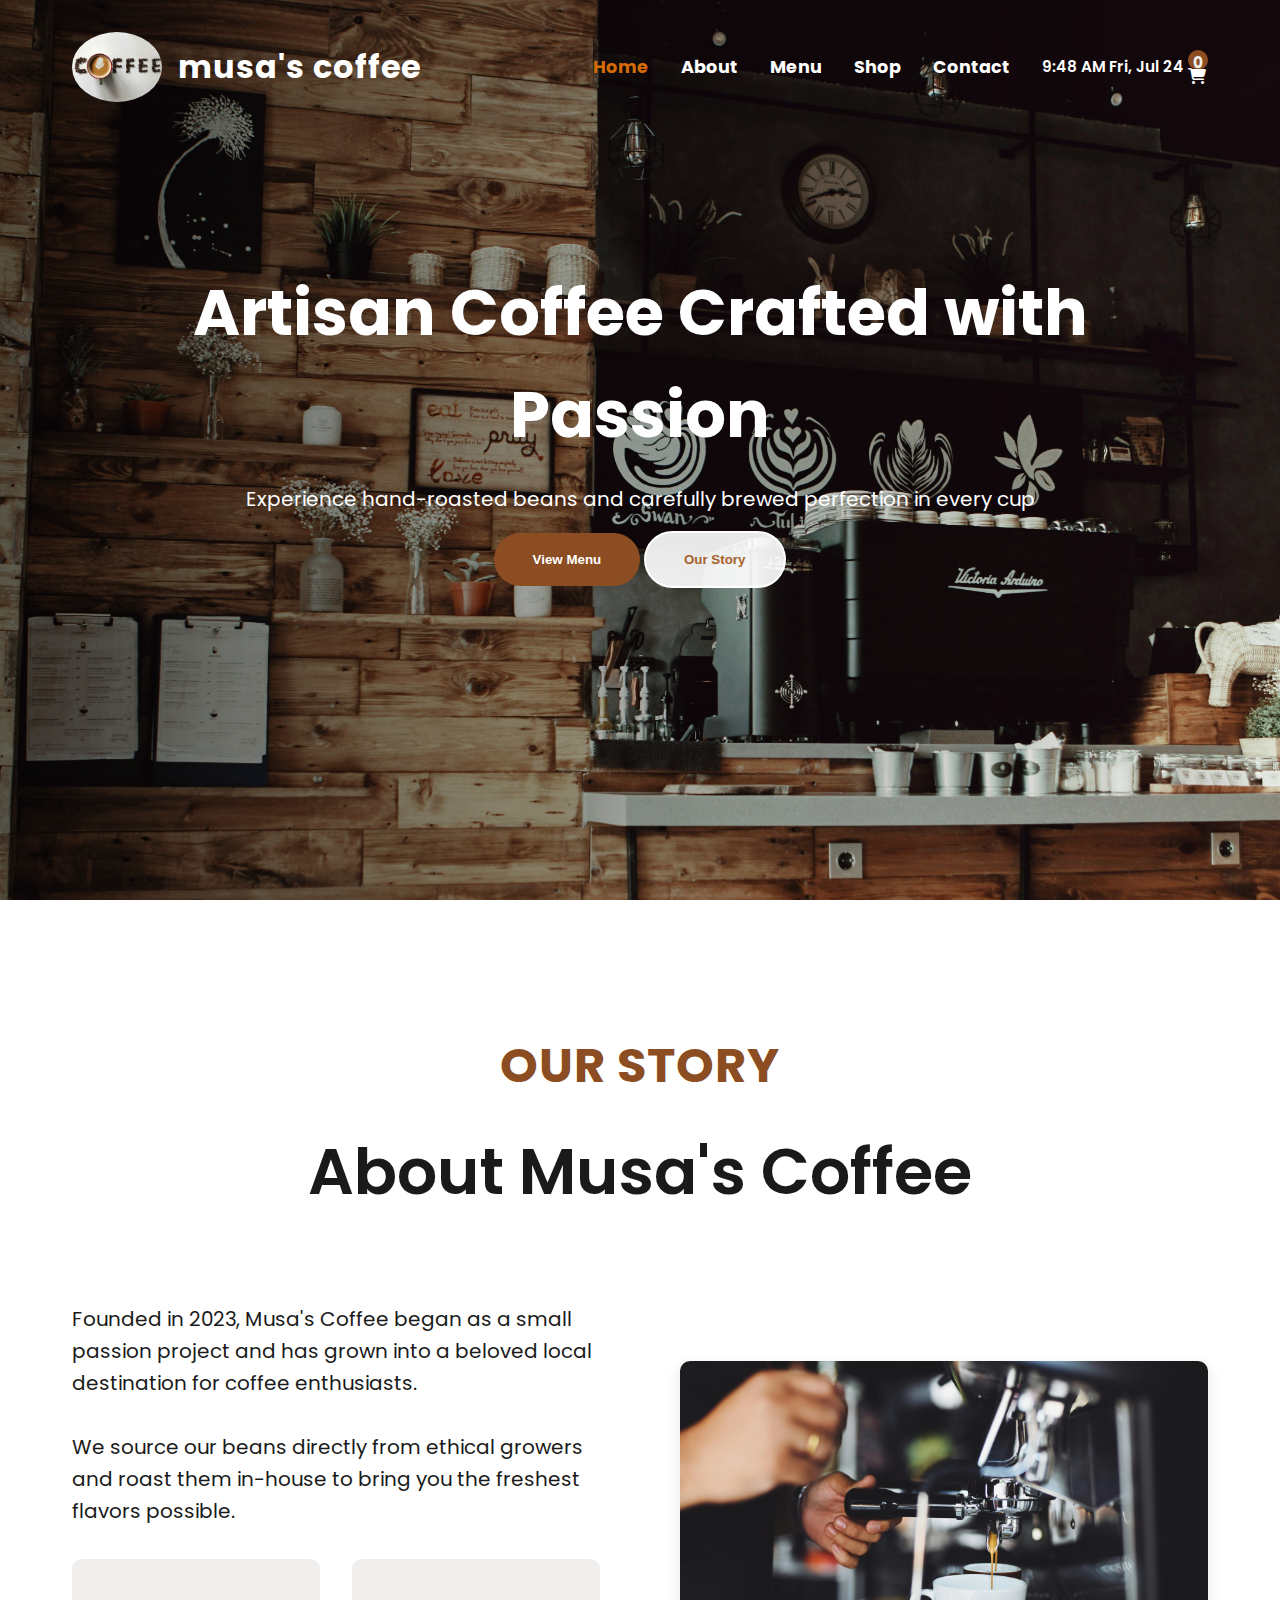
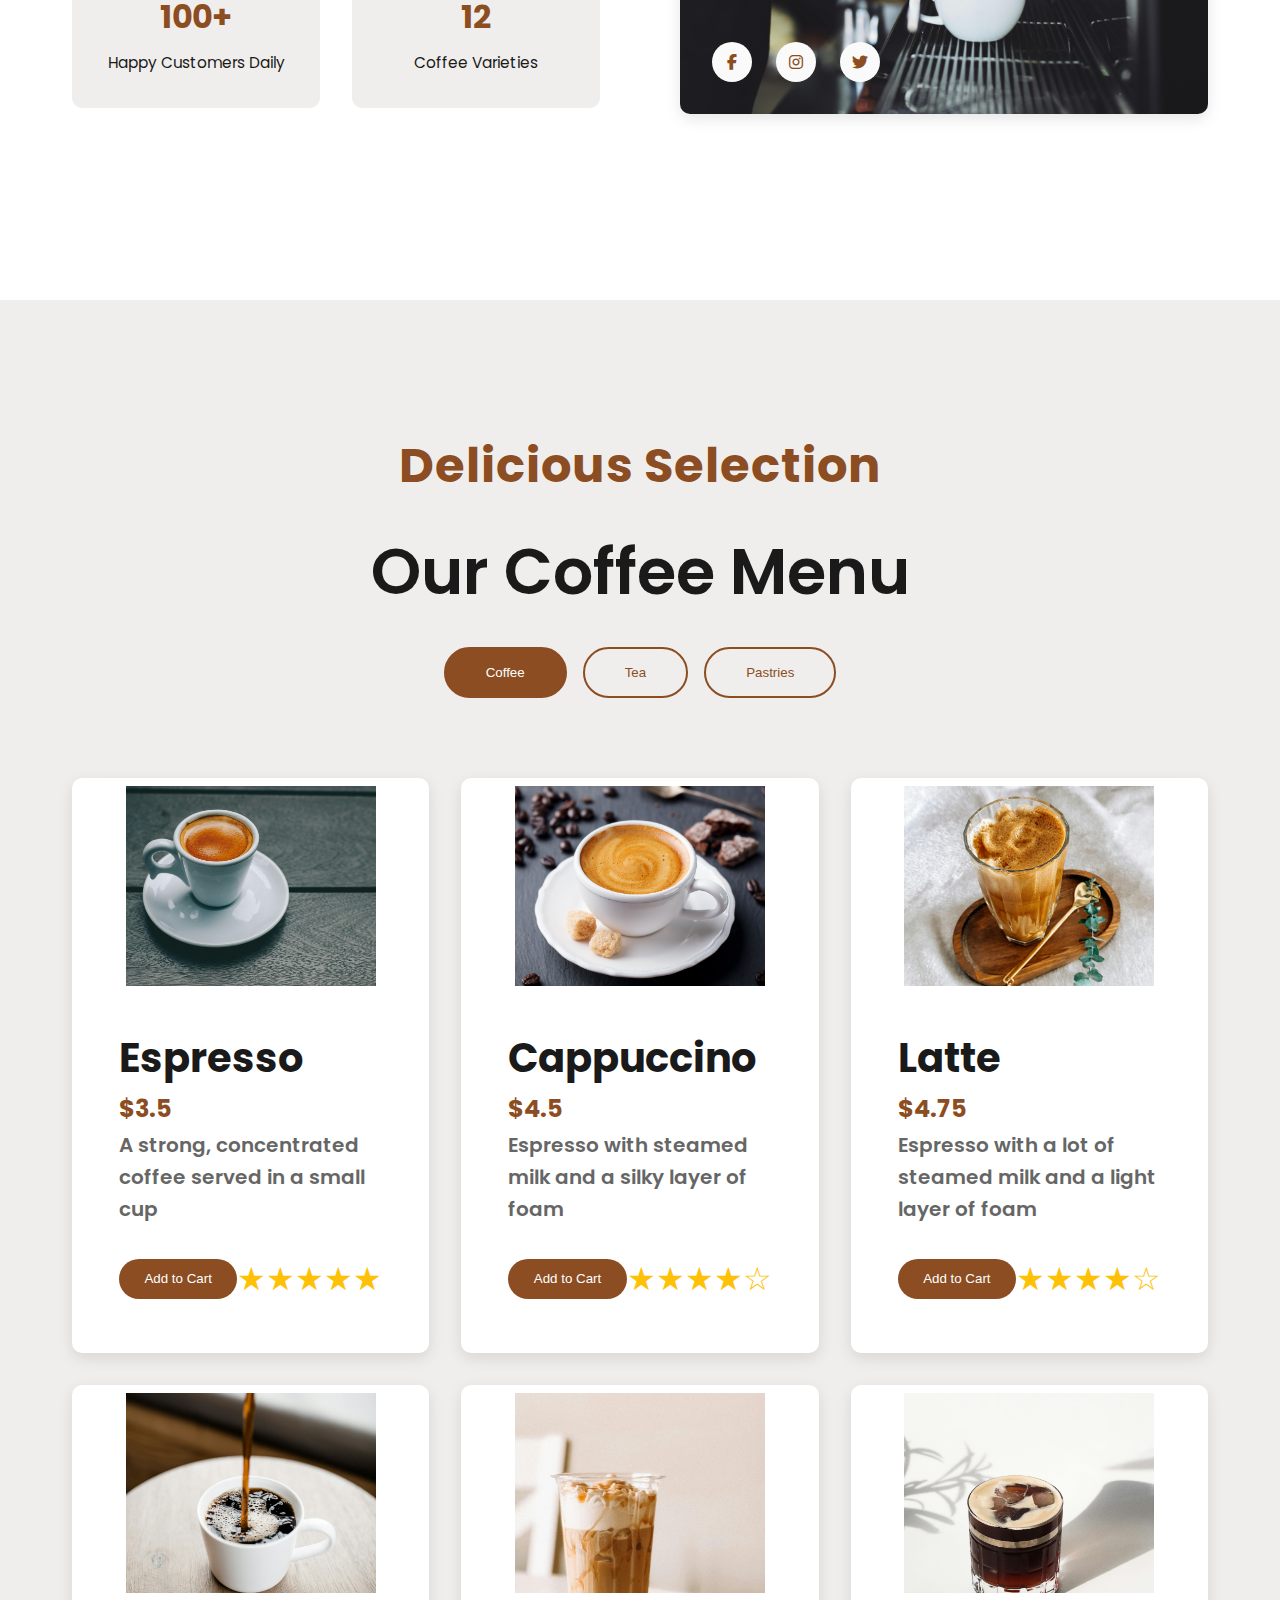
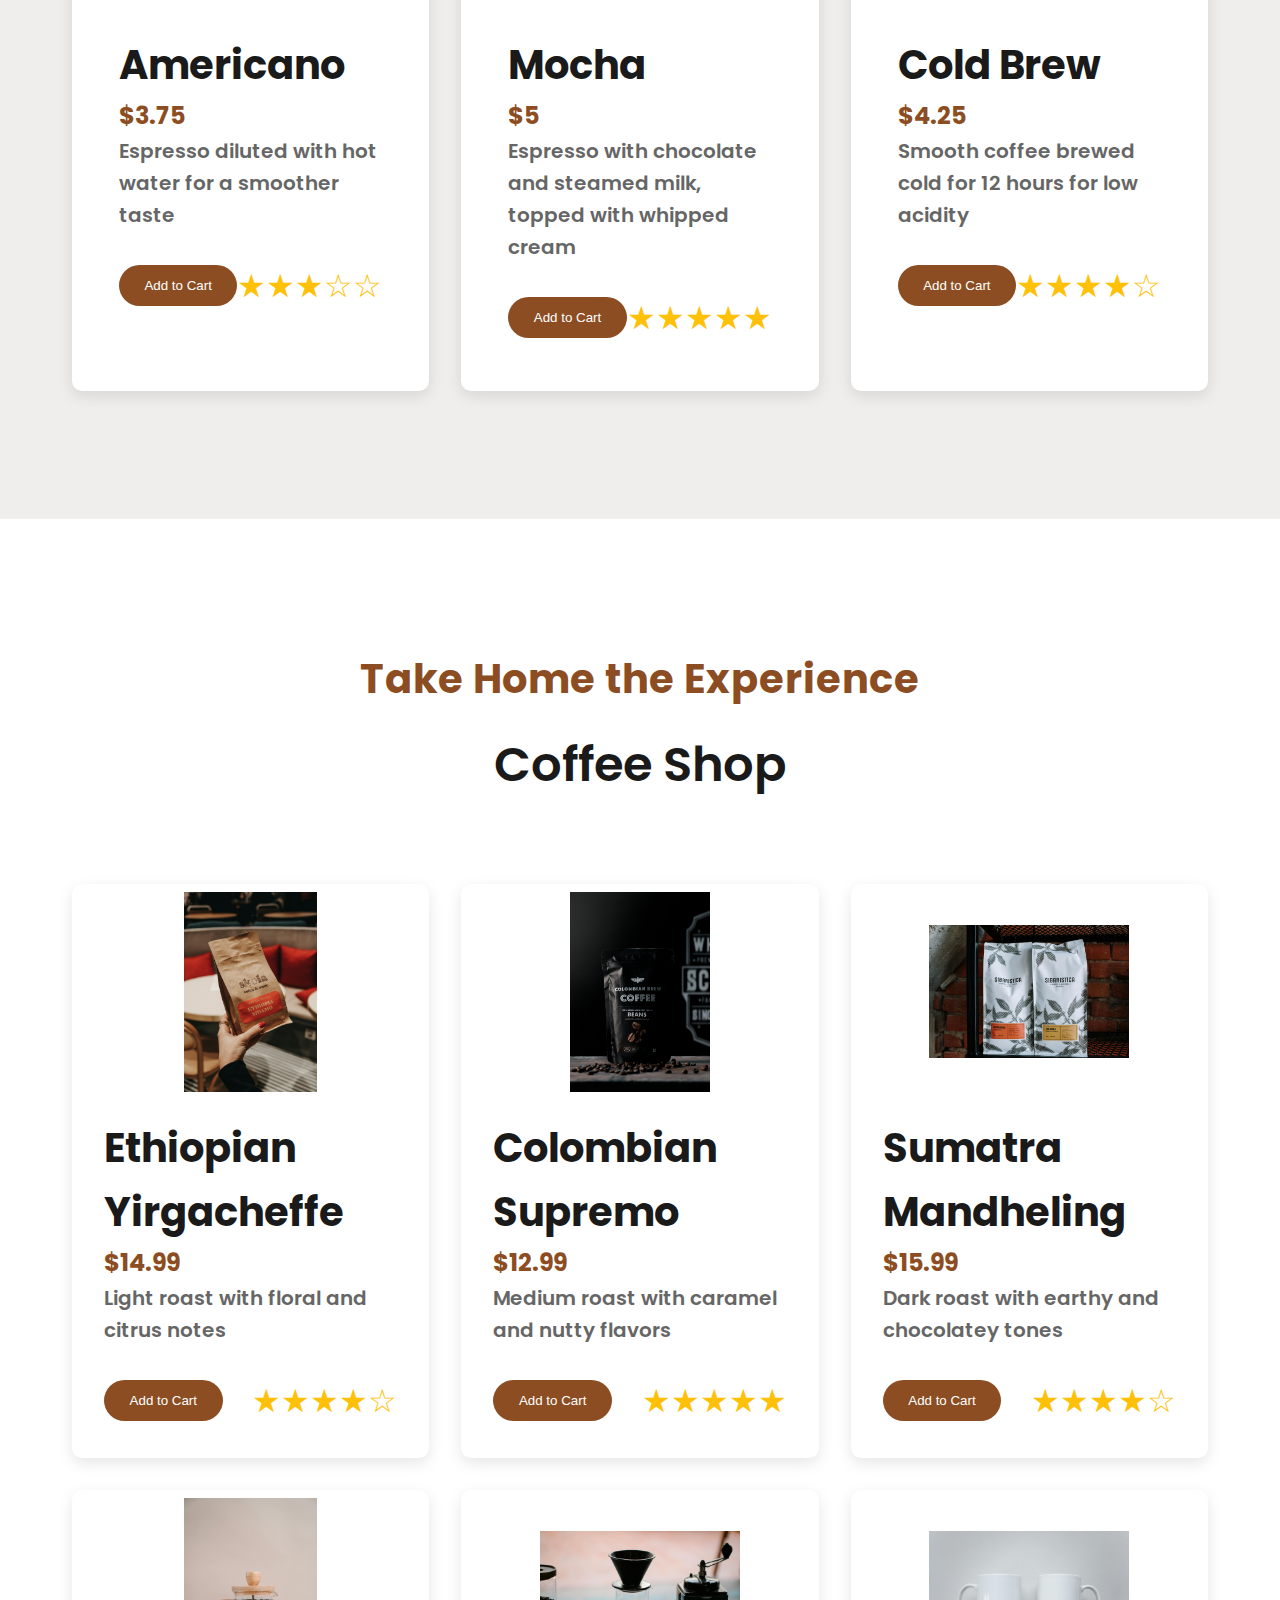
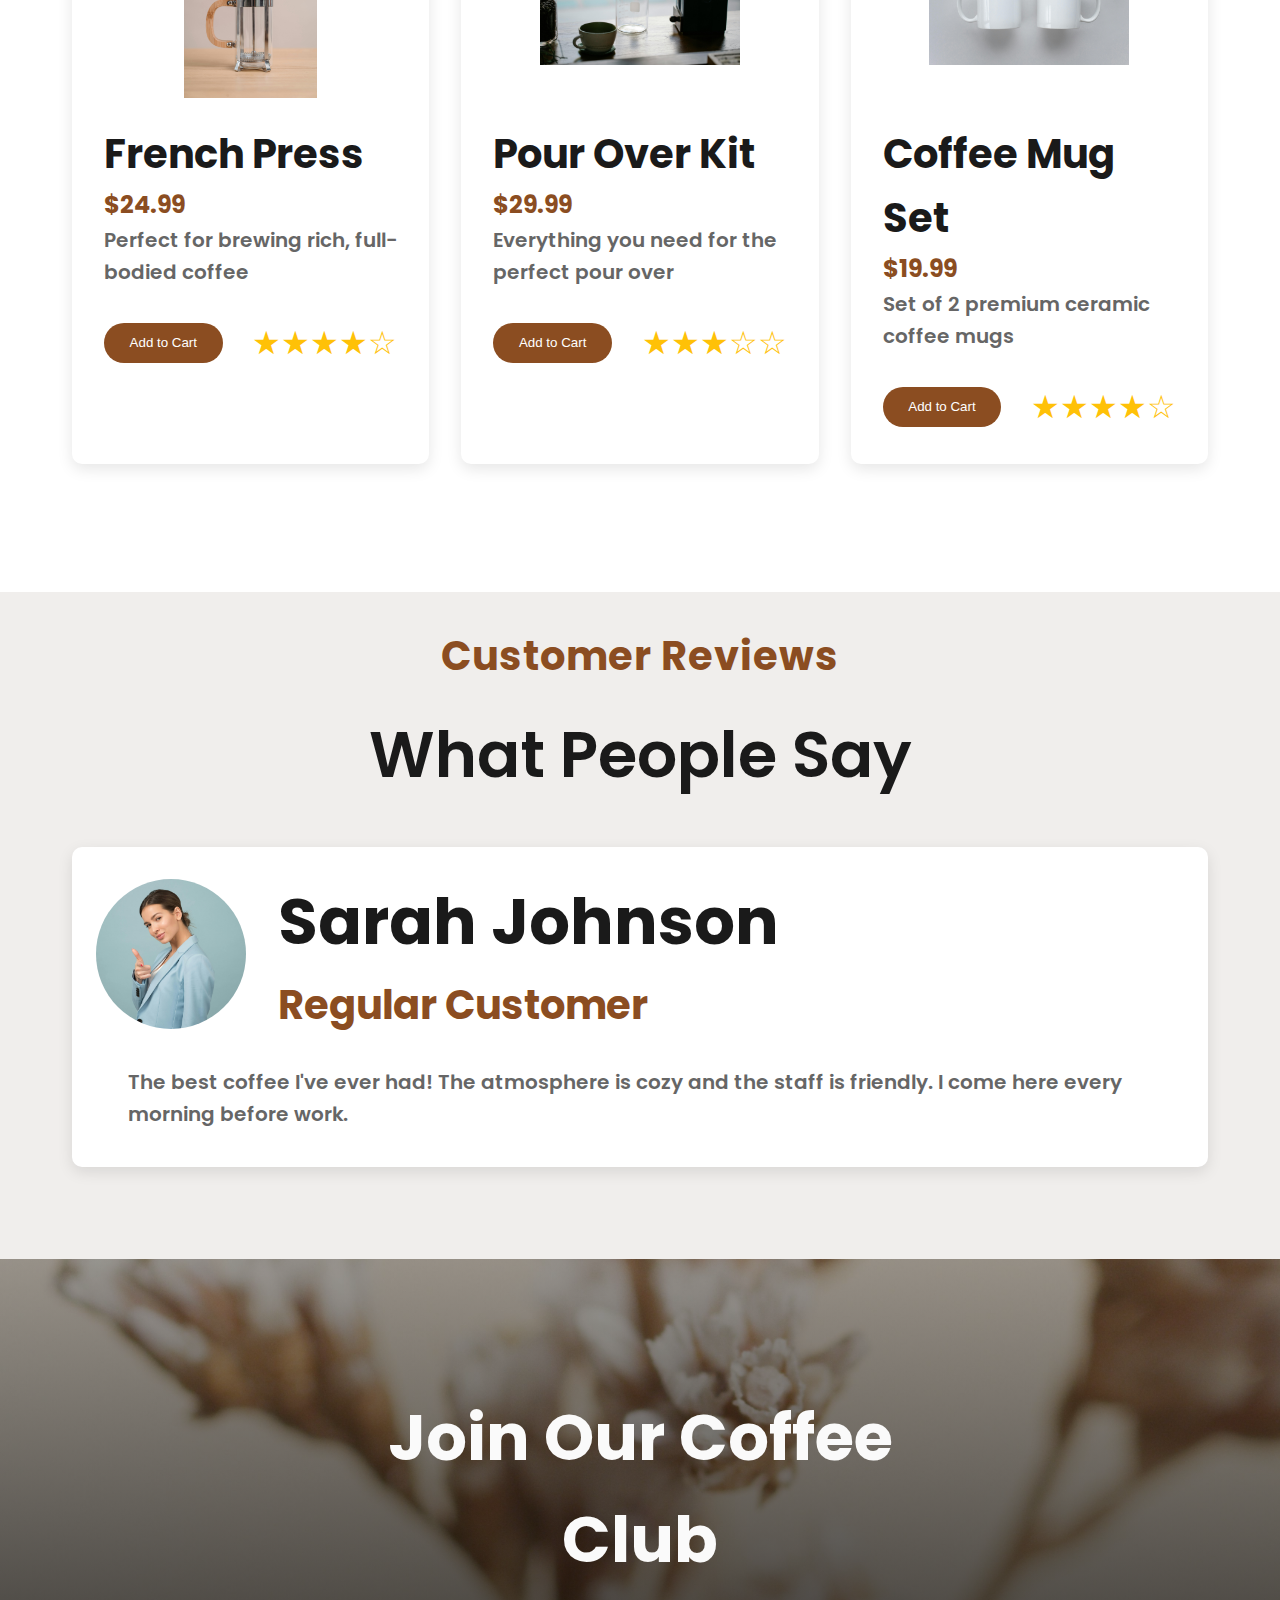
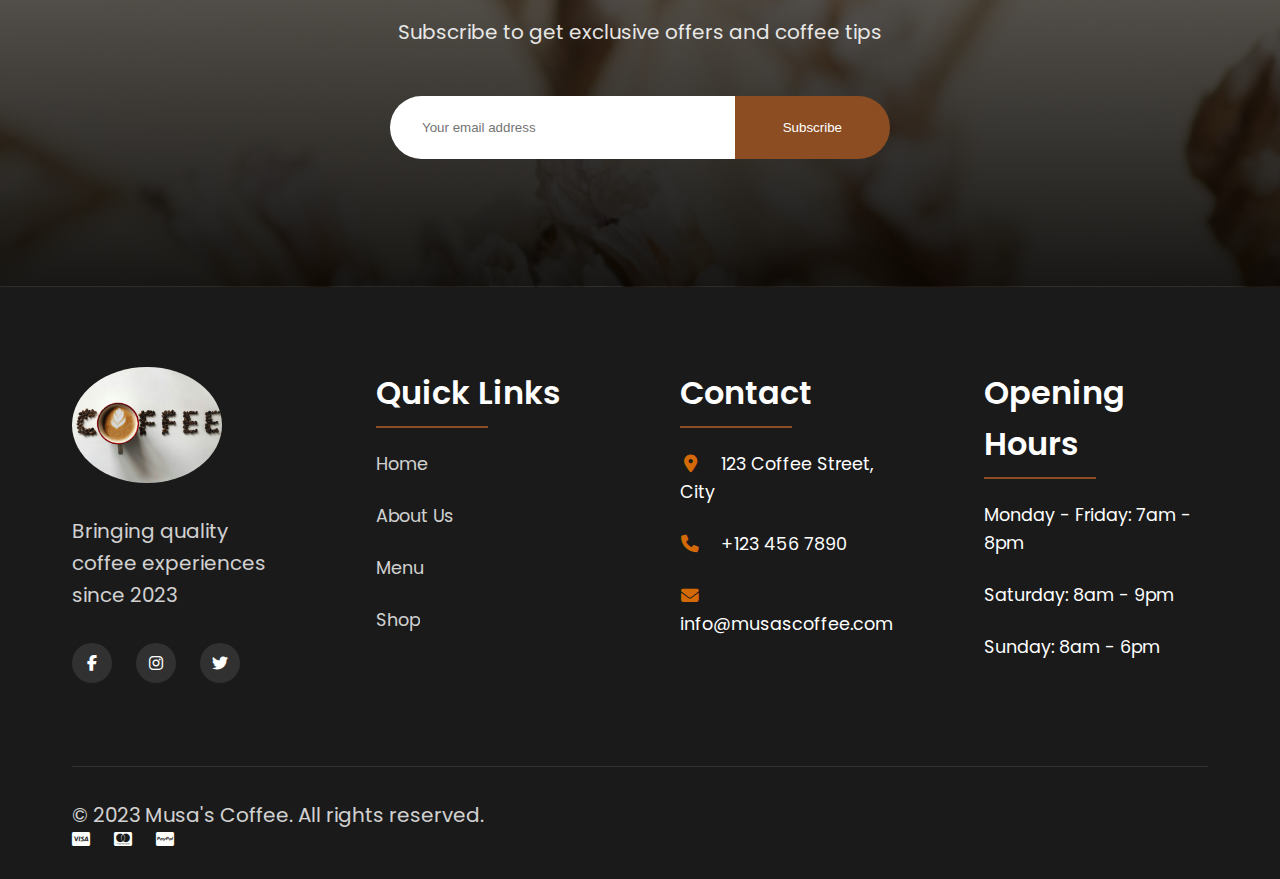
<file: index.html>
<!DOCTYPE html>
<html lang="en">
<head>
  <meta charset="UTF-8" />
  <meta name="viewport" content="width=device-width, initial-scale=1.0"/>
  <title>Musa's Artisan Coffee | Premium Coffee Experience</title>

  <!-- PAGE ICON -->
  <link rel="icon" href="./image/icon.jpg" type="image/x-icon" />

  <!-- FONTS -->
  <link rel="preconnect" href="https://fonts.googleapis.com" />
  <link rel="preconnect" href="https://fonts.gstatic.com" crossorigin />
  <link href="https://fonts.googleapis.com/css2?family=Poppins:wght@300;400;500;600;700&display=swap" rel="stylesheet" />
  <link rel="stylesheet" href="https://cdnjs.cloudflare.com/ajax/libs/font-awesome/6.5.2/css/all.min.css" />

  <!-- CSS -->
  <link rel="stylesheet" href="style.css" />
</head>
<body>
  <!-- LODING SCREEN -->
  <div class="loading-screen">
    <div class="coffee-cup">
      <div class="steam steam1"></div>
      <div class="steam steam2"></div>
      <div class="steam steam3"></div>
    </div>
  </div>

  <header class="header" aria-label="header" id="Home">
    <!-- NAVIGATION -->
    <nav class="navbar" id="navBar">
      <div class="container">
        <a href="#" class="logo">
          <img src="./image/logo.jpg" alt="" />
          <span>musa's coffee</span>
        </a>

        <div class="nav-links" id="navLinks">
          <ul>
            <li class="nav-link"><a href="#home">Home</a></li>
            <li class="nav-link"><a href="#about">About</a></li>
            <li class="nav-link"><a href="#menu">Menu</a></li>
            <li class="nav-link"><a href="#shop">Shop</a></li>
            <li class="nav-link"><a href="#contact">Contact</a></li>
          </ul>

       <div class="utility-nav">
  <div class="current-time">
    <span id="current-time"></span>
              <span id="current-date"></span>
            </div>
            <div class="cart-icon" id="cartIcon">
              <span class="cart-count">0</span>
           
                <i class="fas fa-shopping-cart"></i>
           
            </div>
          </div>


          <button class="close-btn" id="closeBtn">
            <i class="fas fa-times"></i>
          </button>
        </div>

        <button class="open-btn" id="openBtn">
          <i class="fas fa-bars"></i>
        </button>
      </div>
    </nav>

    <!-- HERO SECTION -->
    <section class="hero" id="home">
      <div class="container">
        <div class="hero-content">
          <h1>Artisan Coffee Crafted with Passion</h1>
          <p>Experience hand-roasted beans and carefully brewed perfection in every cup</p>
        </div>
        <div class="hero-buttons">
          <a href="#menu"><button class="btn primary-btn">View Menu</button></a>
          <a href="#about"><button class="btn secondary-btn">Our Story</button></a>
        </div>
      </div>
    </section>
  </header>
  <!-- ABOUT SECTION -->
<main>
  <section class="about-section" aria-label="about" id="about">
    <div class="container">
      <div class="section-header">
        <h2 class="subtitle">OUR STORY</h2>
        <h1 class="section-title"> About Musa's Coffee</h1>
      </div>
      <div class="about-content">
        <div class="about-text">
          <p>Founded in 2023, Musa's Coffee began as a small passion project and has grown into a beloved local destination for coffee enthusiasts.</p>
          <p>We source our beans directly from ethical growers and roast them in-house to bring you the freshest flavors possible.</p>
        
                <div class="about-stats">
           <div class="stat">
                <span class="stat-number">100+</span>
                <span class="stat-label">Happy Customers Daily</span>
              </div>
           <div class="stat">
                <span class="stat-number">12</span>
                <span class="stat-label">Coffee Varieties</span>
              </div>
            </div>
        </div>
  
            <div class="about-image">
              <img src="./image/coffee-machine.jpg" alt="Coffee preparation">
              <div class="social-links">
              <a href="#" aria-label="Facebook"><i class="fab fa-facebook-f"></i></a>
                  <a href="#" aria-label="Instagram"><i class="fab fa-instagram"></i></a>
                  <a href="#" aria-label="Twitter"><i class="fab fa-twitter"></i></a>
              </div>
      </div>
      </div>
    </div>
  </section>
  <!-- MENU SECTION --> 
   <section class="menu-section" aria-label="menu"id="menu">
    <div class="container">

        <div class="section-header">
          <h2 class="subtitle">Delicious Selection</h2>
          <h1 class="section-title">Our Coffee Menu</h1>
      
        <div class="menu-tabs">
          <button class="tab-btn active"data-category='coffee'>Coffee</button>
          <button class="tab-btn "data-category='tea'>Tea</button>
          <button class="tab-btn "data-category="pastries">Pastries</button>
        </div>
      </div>
      <div class="menu-items">
         <!-- MENU ITEM WILL BE GENRATED FORM JS -->

       </div>
    </div>
   </section>

   <!-- SHOP SECTION -->
    <section class="shop-section" aria-label="shop"id="shop">
      <div class="container">
        <div class="section-header">
          <h3 class="subtitle">Take Home the Experience</h3>
          <h2 class="section-title">Coffee Shop</h2>
        </div>
        <div class="products">
          <!-- The shop item will be gentread form js -->
        </div>
      </div>
    </section>
<section class="review-section" aria-label="review">
  <div class="container">
    <div class="section-header">
      <h3 class="subtitle">Customer Reviews</h3>
      <h1 class="section-title">What People Say</h1>
    </div>
    <div class="reviews-item">
      <!-- WILL BE GENREATED VIA JS -->
    </div>
  </div>
</section>

<!-- Subscribe section -->
 <section class="subscribe-section"aria-label="Subscribe" id="contact">
  <div class="container">
    <div class="subscribe-content">
      <h1>Join Our Coffee Club</h1>
      <p>Subscribe to get exclusive offers and coffee tips</p>
      <form class="subscribe-form">
        <input type="email" placeholder="Your email address" required>
        <button type="submit" class="btn primary-btn">Subscribe</button> 
      </form>
    </div>
  </div>
 </section>
</main>
<!-- cart side bar section -->
<aside>
  <div class="cart-sidebar">
    <div class="cart-header">
      <h3>Your Cart <i class="fas fa-shopping-cart"></i></h3>
      <button class="close-cart" id="closeCart">
        <i class="fas fa-times"></i>
      </button>
    </div>
    <div class="cart-items">
      <!-- Cart items will be loaded via JavaScript -->
    </div>
    <div class="cart-total">
      <p>Total: <span id="cartTotal">$0.00</span></p>
       <button class="btn primary-btn">Proceed to Checkout</button>
    </div>
  </div>
</aside>

<footer class="footer">
  <div class="container">
    <div class="footer-content">
        <div class="footer-col">
          <img src="./image/logo.jpg"alt="Musa's Coffee Logo" class="footer-logo">
          <p>Bringing quality coffee experiences since 2023</p>
          <div class="footer-social">
            <a href="#" aria-label="Facebook"><i class="fab fa-facebook-f"></i></a>
            <a href="#" aria-label="Instagram"><i class="fab fa-instagram"></i></a>
            <a href="#" aria-label="Twitter"><i class="fab fa-twitter"></i></a>
          </div>
        </div>
         <div class="footer-col">
          <h4>Quick Links</h4>
          <ul>
            <li><a href="#home">Home</a></li>
            <li><a href="#about">About Us</a></li>
            <li><a href="#menu">Menu</a></li>
            <li><a href="#shop">Shop</a></li>
          </ul>
        </div>
        <div class="footer-col">
          <h4>Contact</h4>
          <ul>
            <li><i class="fas fa-map-marker-alt"></i> 123 Coffee Street, City</li>
            <li><i class="fas fa-phone"></i> +123 456 7890</li>
            <li><i class="fas fa-envelope"></i> info@musascoffee.com</li>
          </ul>
        </div>
        
        <div class="footer-col">
          <h4>Opening Hours</h4>
          <ul>
            <li>Monday - Friday: 7am - 8pm</li>
            <li>Saturday: 8am - 9pm</li>
            <li>Sunday: 8am - 6pm</li>
          </ul>
        </div>
      </div>
      
      <div class="footer-bottom">
        <p>&copy; 2023 Musa's Coffee. All rights reserved.</p>
        <div class="payment-methods">
          <i class="fab fa-cc-visa"></i>
          <i class="fab fa-cc-mastercard"></i>
          <i class="fab fa-cc-paypal"></i>
        </div>
      </div>
    </div>
  </div>
</footer>

<!-- Back to Top Button -->
  <a href="#home" class="back-to-top" id="backToTop">
    <i class="fas fa-arrow-up"></i>
  </a>

  <!-- JAVASCRIPT -->
  <script src="script.js"></script>
</body>
</html>
</file>
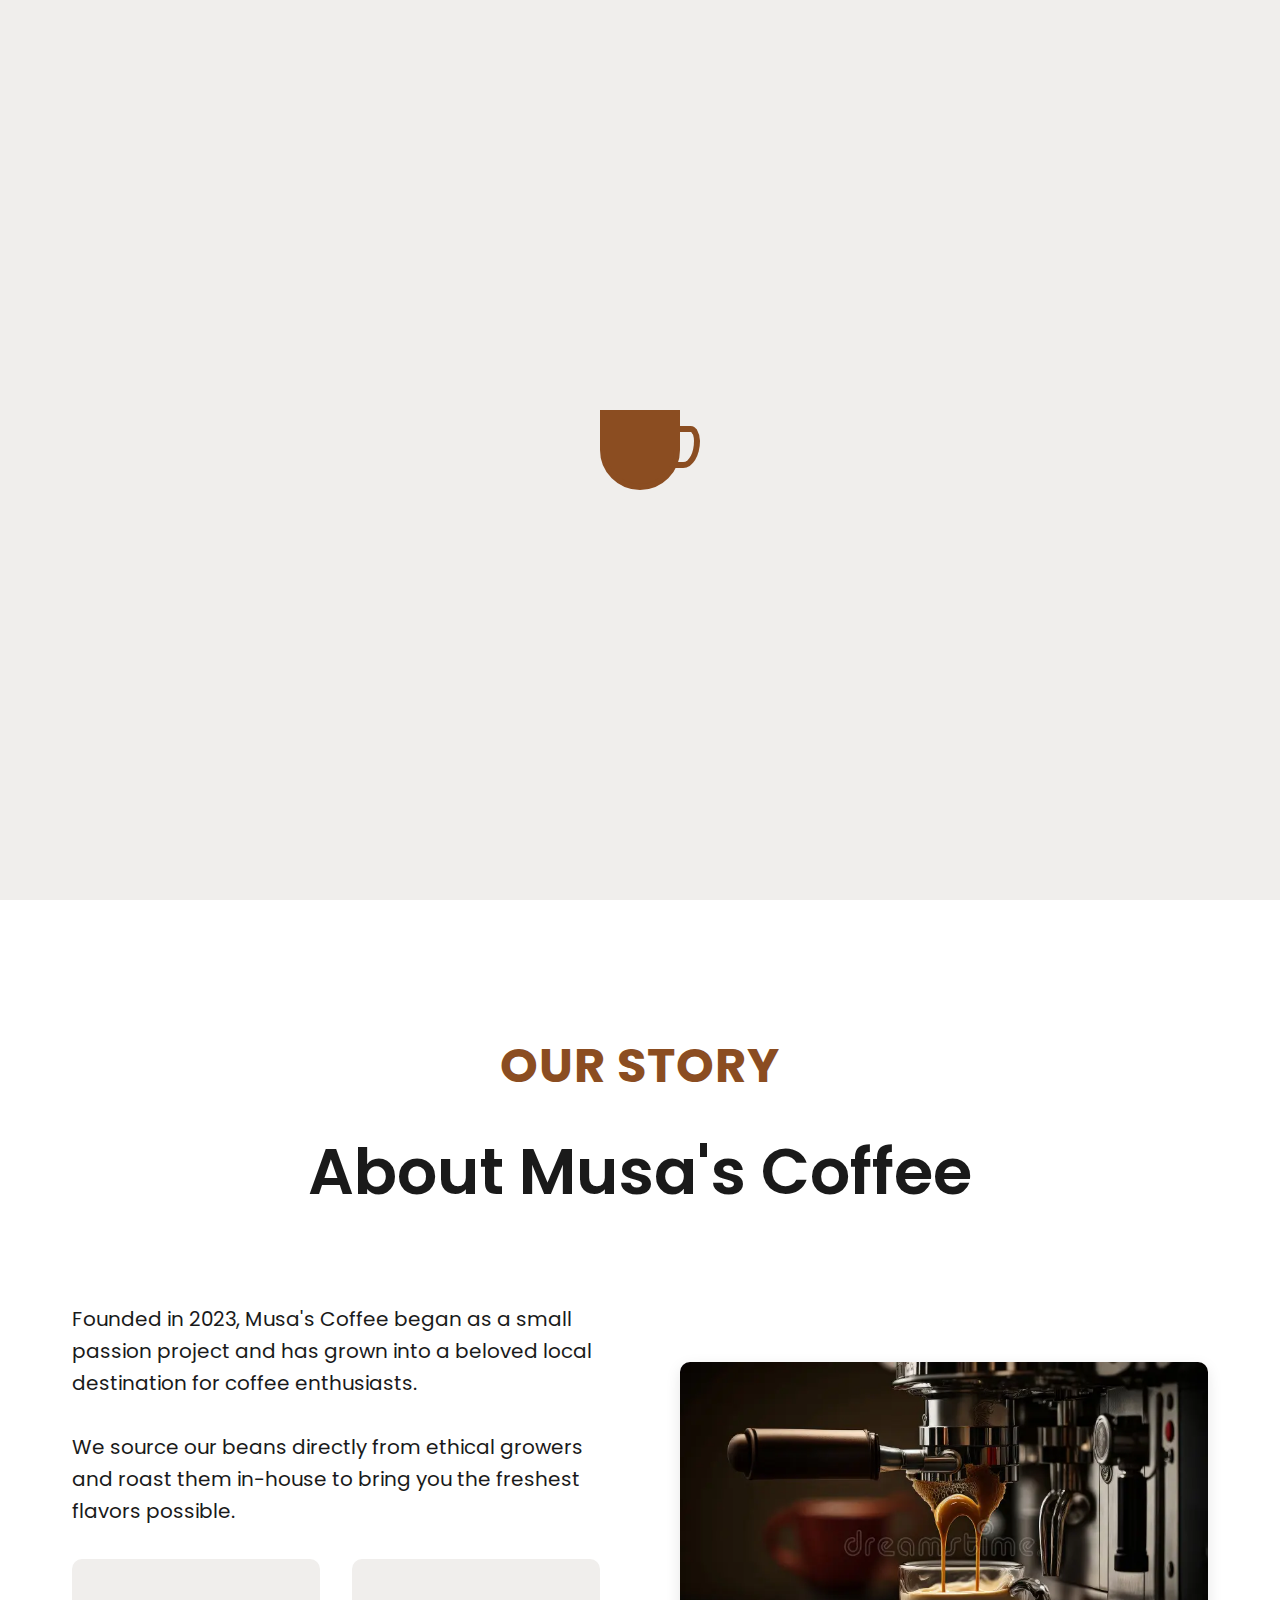
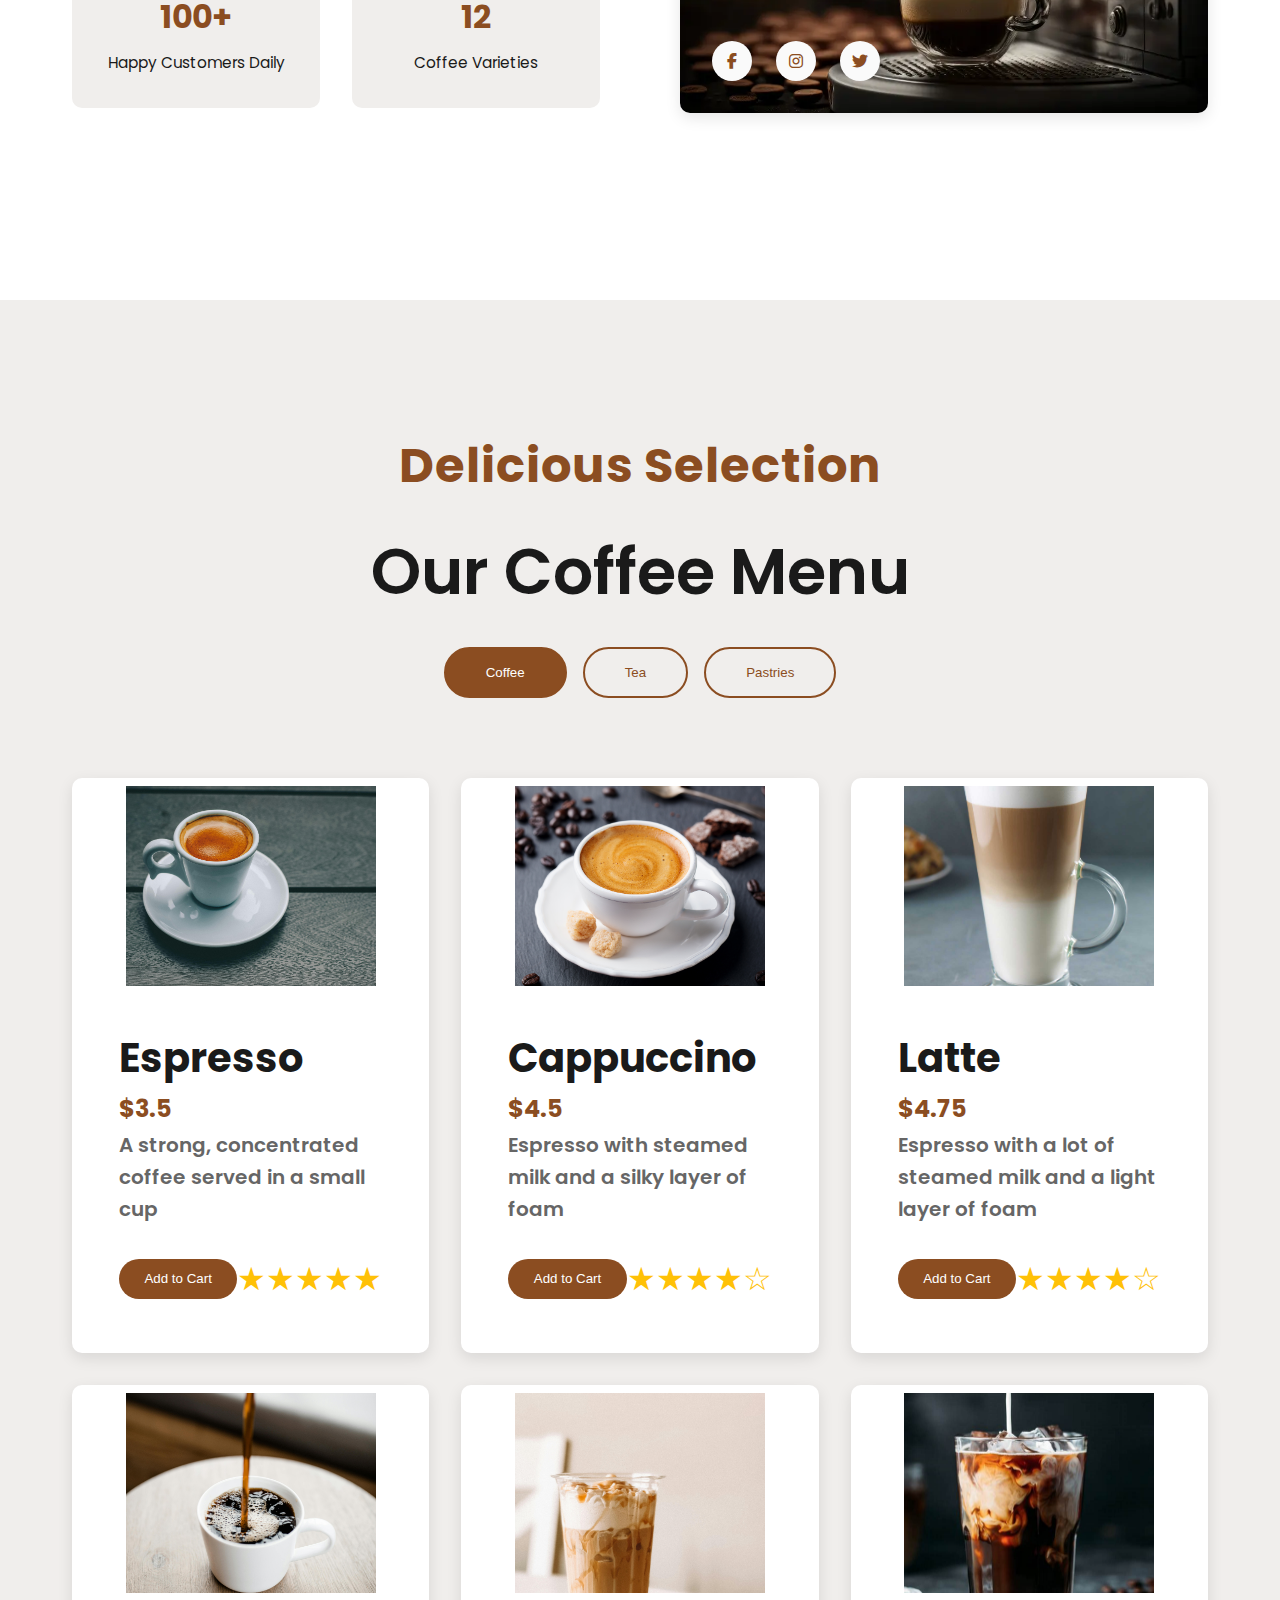
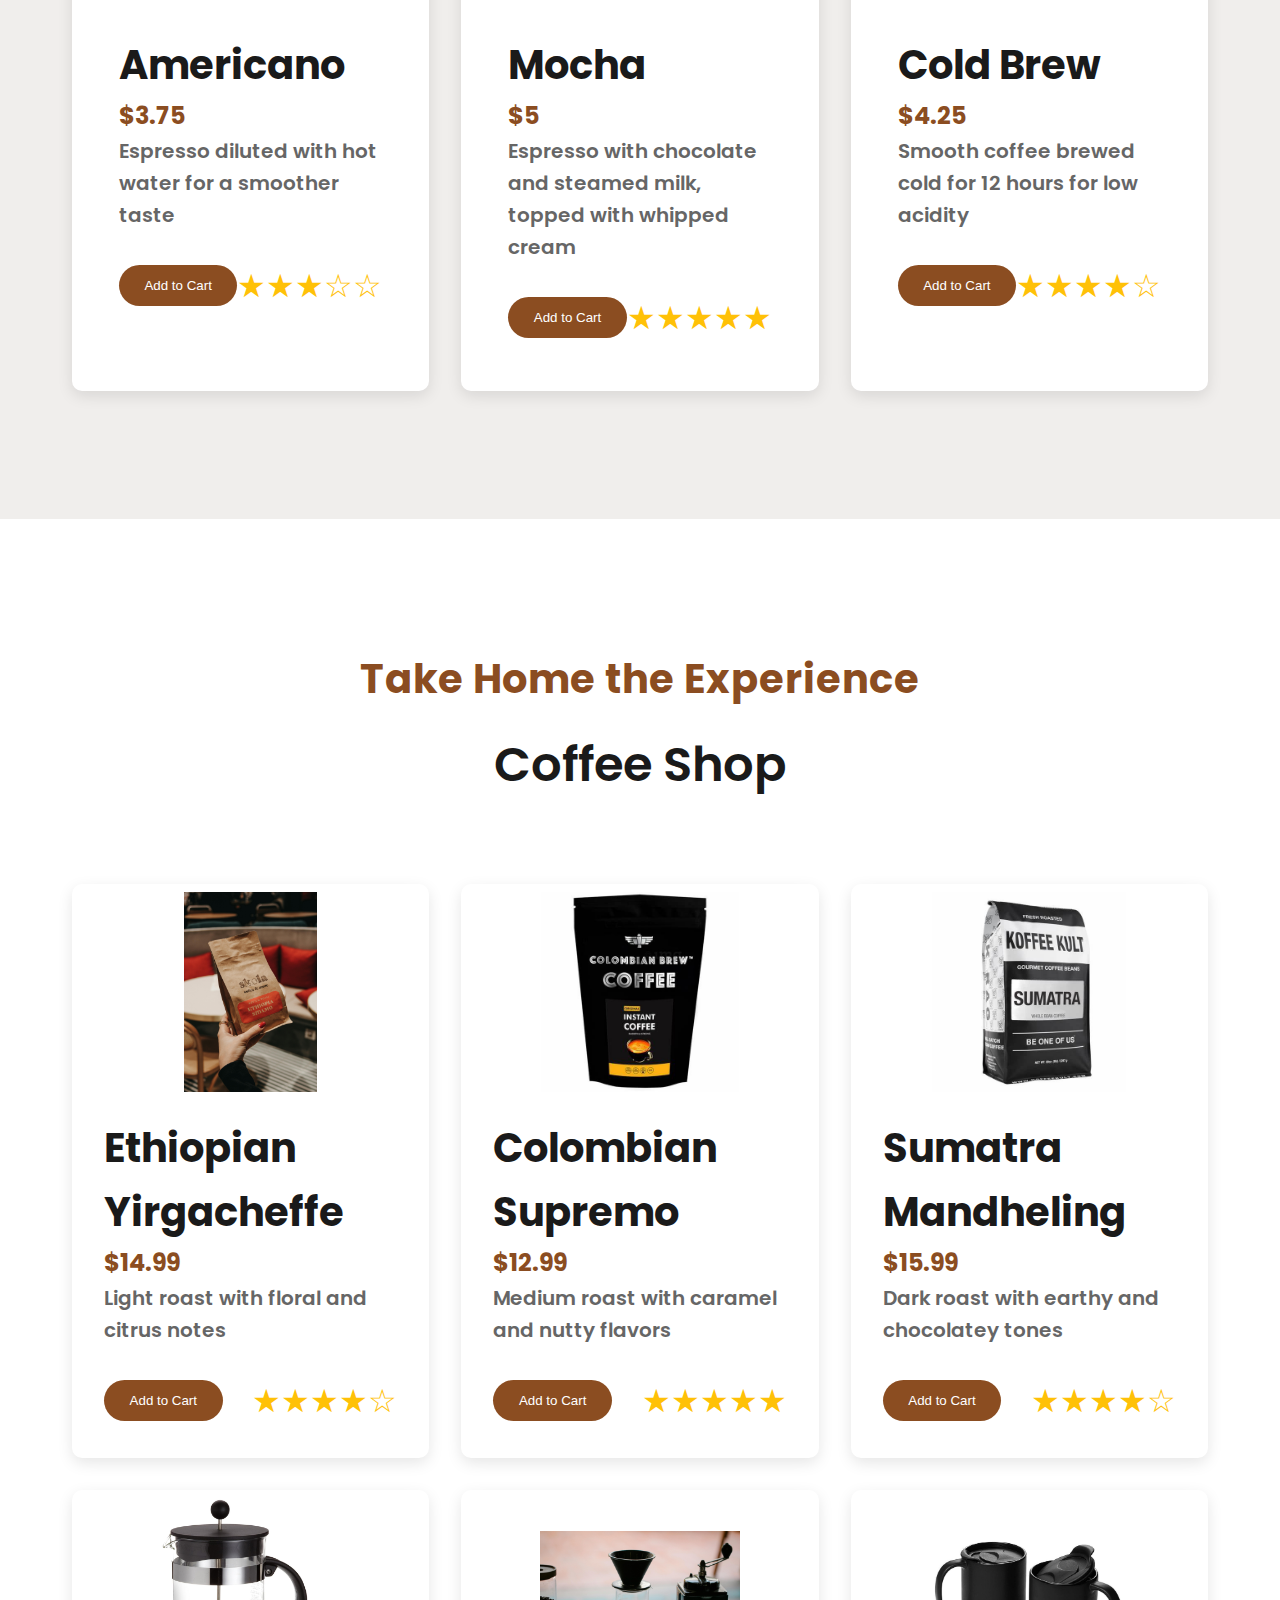
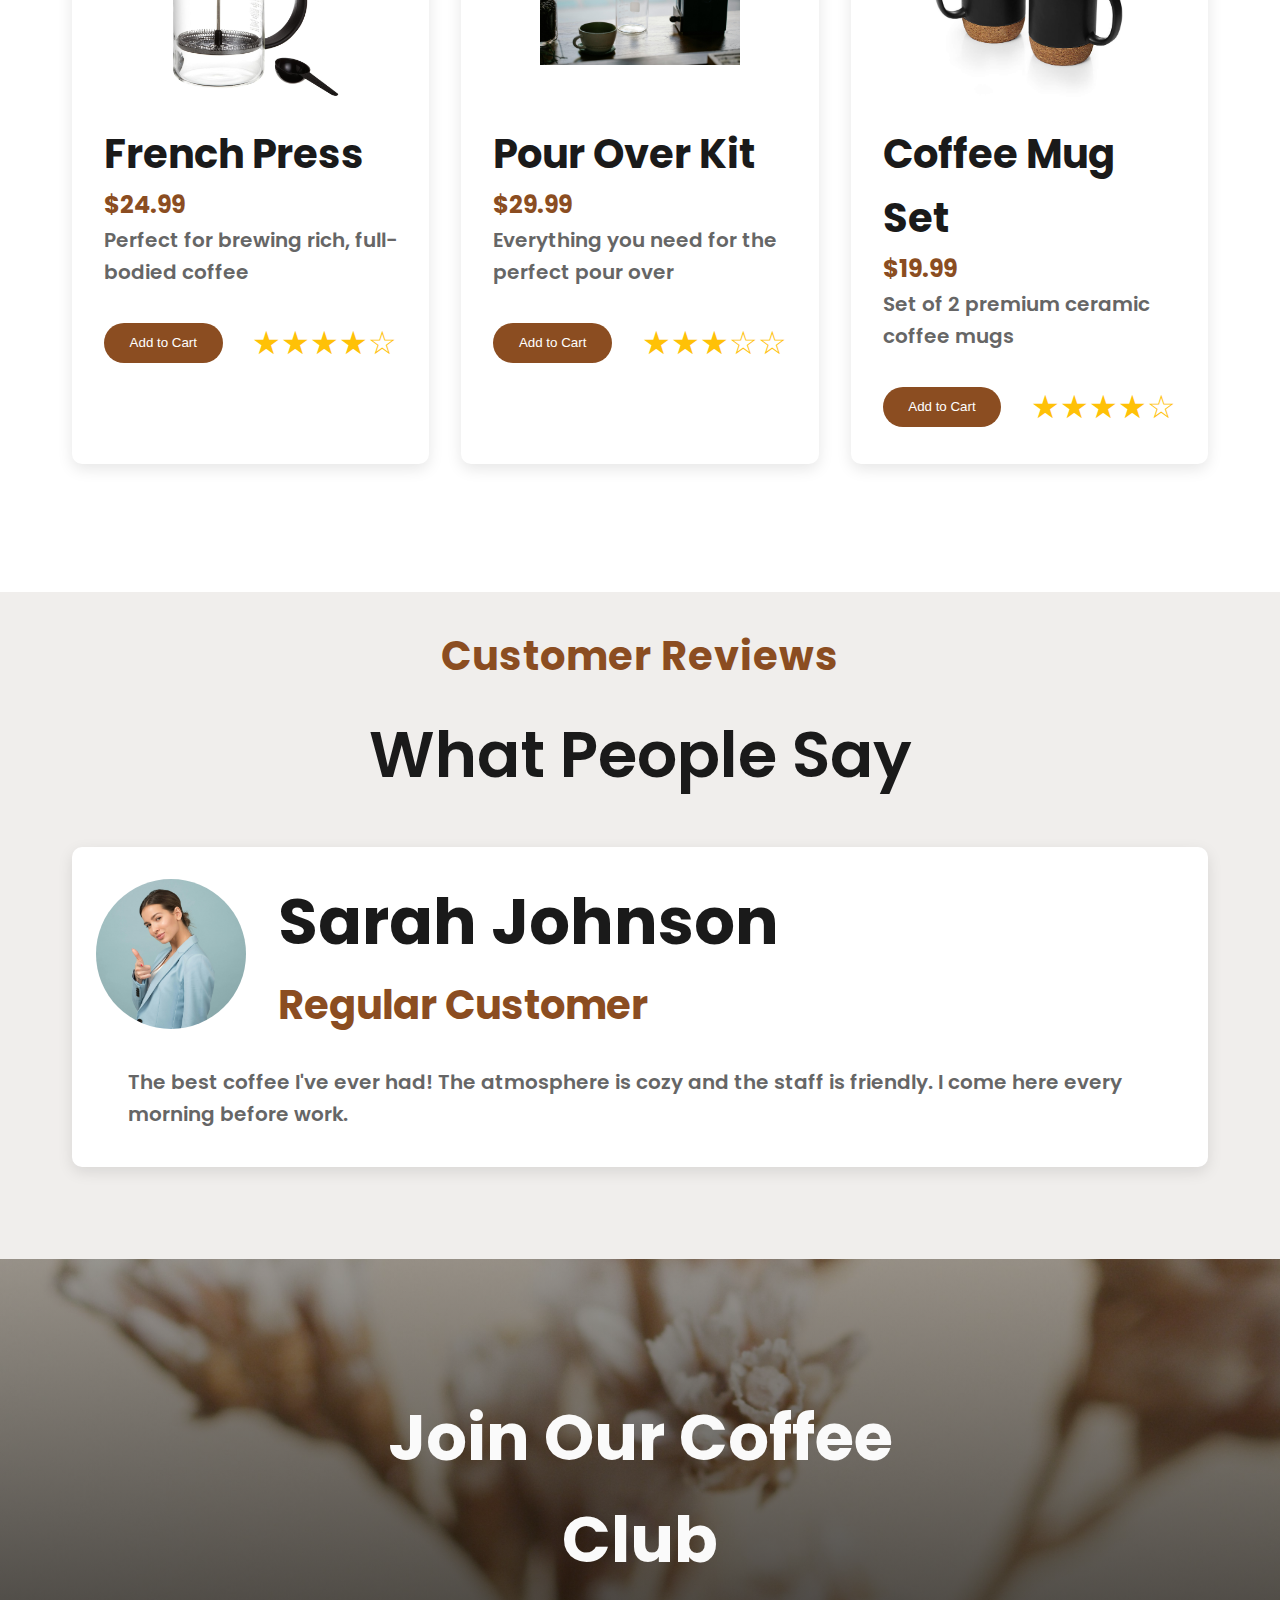
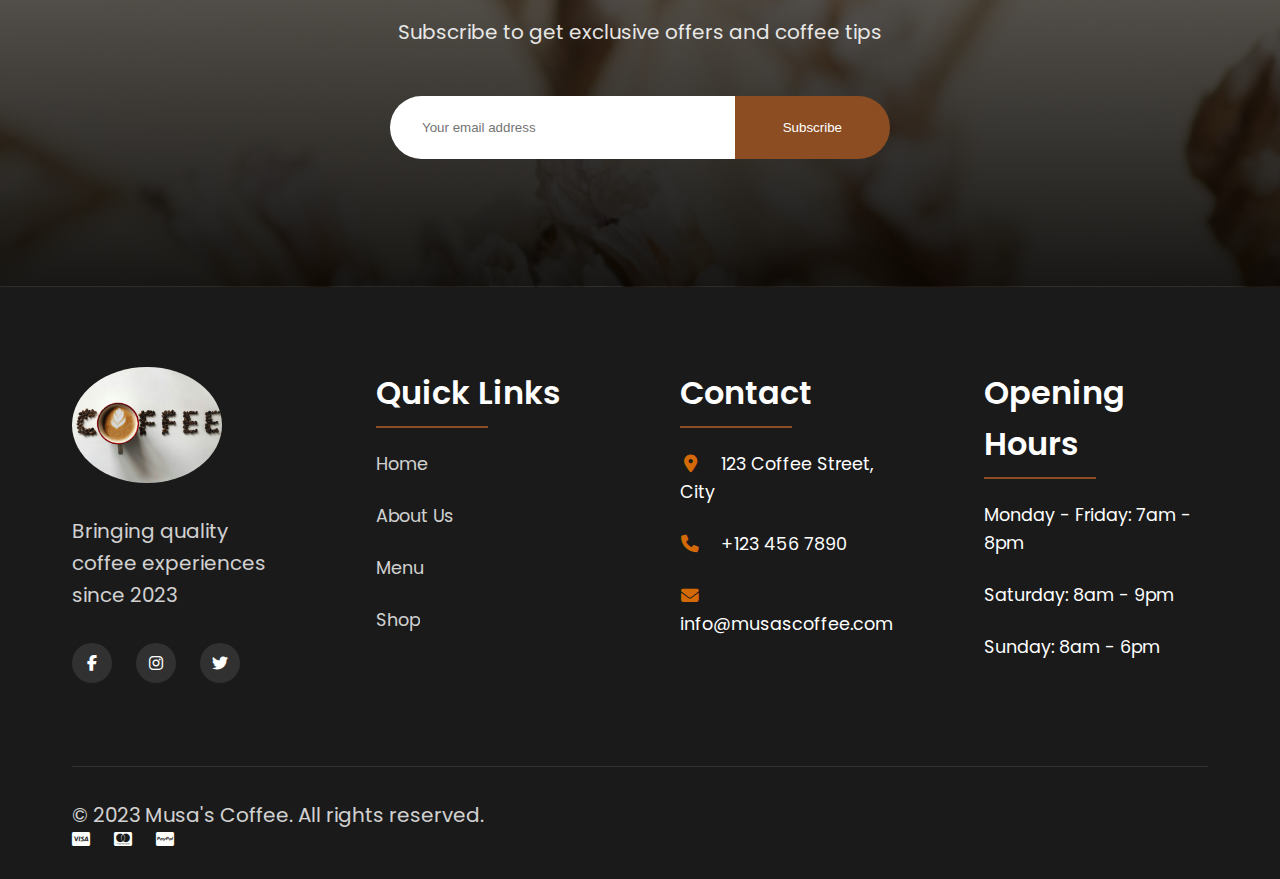
<file: coffe.html>
<!DOCTYPE html>
<html lang="en">
<head>
  <meta charset="UTF-8" />
  <meta name="viewport" content="width=device-width, initial-scale=1.0"/>
  <title>Musa's Artisan Coffee | Premium Coffee Experience</title>

  <!-- PAGE ICON -->
  <link rel="icon" href="./image/icon.jpg" type="image/x-icon" />

  <!-- FONTS -->
  <link rel="preconnect" href="https://fonts.googleapis.com" />
  <link rel="preconnect" href="https://fonts.gstatic.com" crossorigin />
  <link href="https://fonts.googleapis.com/css2?family=Poppins:wght@300;400;500;600;700&display=swap" rel="stylesheet" />
  <link rel="stylesheet" href="https://cdnjs.cloudflare.com/ajax/libs/font-awesome/6.5.2/css/all.min.css" />

  <!-- CSS -->
  <link rel="stylesheet" href="coffe.css" />
</head>
<body>
  <!-- LODING SCREEN -->
  <div class="loading-screen">
    <div class="coffee-cup">
      <div class="steam steam1"></div>
      <div class="steam steam2"></div>
      <div class="steam steam3"></div>
    </div>
  </div>

  <header class="header" aria-label="header" id="Home">
    <!-- NAVIGATION -->
    <nav class="navbar" id="navBar">
      <div class="container">
        <a href="#" class="logo">
          <img src="./image/logo.jpg" alt="" />
          <span>musa's coffee</span>
        </a>

        <div class="nav-links" id="navLinks">
          <ul>
            <li class="nav-link"><a href="#home">Home</a></li>
            <li class="nav-link"><a href="#about">About</a></li>
            <li class="nav-link"><a href="#menu">Menu</a></li>
            <li class="nav-link"><a href="#shop">Shop</a></li>
            <li class="nav-link"><a href="#contact">Contact</a></li>
          </ul>

       <div class="utility-nav">
  <div class="current-time">
    <span id="current-time"></span>
              <span id="current-date"></span>
            </div>
            <div class="cart-icon" id="cartIcon">
              <span class="cart-count">0</span>
           
                <i class="fas fa-shopping-cart"></i>
           
            </div>
          </div>


          <button class="close-btn" id="closeBtn">
            <i class="fas fa-times"></i>
          </button>
        </div>

        <button class="open-btn" id="openBtn">
          <i class="fas fa-bars"></i>
        </button>
      </div>
    </nav>

    <!-- HERO SECTION -->
    <section class="hero" id="home">
      <div class="container">
        <div class="hero-content">
          <h1>Artisan Coffee Crafted with Passion</h1>
          <p>Experience hand-roasted beans and carefully brewed perfection in every cup</p>
        </div>
        <div class="hero-buttons">
          <a href="#"><button class="btn primary-btn">View Menu</button></a>
          <a href="#"><button class="btn secondary-btn">Our Story</button></a>
        </div>
      </div>
    </section>
  </header>
  <!-- ABOUT SECTION -->
<main>
  <section class="about-section" aria-label="about" id="about">
    <div class="container">
      <div class="section-header">
        <h2 class="subtitle">OUR STORY</h2>
        <h1 class="section-title"> About Musa's Coffee</h1>
      </div>
      <div class="about-content">
        <div class="about-text">
          <p>Founded in 2023, Musa's Coffee began as a small passion project and has grown into a beloved local destination for coffee enthusiasts.</p>
          <p>We source our beans directly from ethical growers and roast them in-house to bring you the freshest flavors possible.</p>
        
                <div class="about-stats">
           <div class="stat">
                <span class="stat-number">100+</span>
                <span class="stat-label">Happy Customers Daily</span>
              </div>
           <div class="stat">
                <span class="stat-number">12</span>
                <span class="stat-label">Coffee Varieties</span>
              </div>
            </div>
        </div>
  
            <div class="about-image">
              <img src="./image/coffee-machine.webp" alt="Coffee preparation">
              <div class="social-links">
              <a href="#" aria-label="Facebook"><i class="fab fa-facebook-f"></i></a>
                  <a href="#" aria-label="Instagram"><i class="fab fa-instagram"></i></a>
                  <a href="#" aria-label="Twitter"><i class="fab fa-twitter"></i></a>
              </div>
      </div>
      </div>
    </div>
  </section>
  <!-- MENU SECTION --> 
   <section class="menu-section" aria-label="menu"id="menu">
    <div class="container">

        <div class="section-header">
          <h2 class="subtitle">Delicious Selection</h2>
          <h1 class="section-title">Our Coffee Menu</h1>
      
        <div class="menu-tabs">
          <button class="tab-btn active"data-category='coffee'>Coffee</button>
          <button class="tab-btn "data-category='tea'>Tea</button>
          <button class="tab-btn "data-category="pastries">Pastries</button>
        </div>
      </div>
      <div class="menu-items">
         <!-- MENU ITEM WILL BE GENRATED FORM JS -->

       </div>
    </div>
   </section>

   <!-- SHOP SECTION -->
    <section class="shop-section" aria-label="shop"id="shop">
      <div class="container">
        <div class="section-header">
          <h3 class="subtitle">Take Home the Experience</h3>
          <h2 class="section-title">Coffee Shop</h2>
        </div>
        <div class="products">
          <!-- The shop item will be gentread form js -->
        </div>
      </div>
    </section>
<section class="review-section" aria-label="review">
  <div class="container">
    <div class="section-header">
      <h3 class="subtitle">Customer Reviews</h3>
      <h1 class="section-title">What People Say</h1>
    </div>
    <div class="reviews-item">
      <!-- WILL BE GENREATED VIA JS -->
    </div>
  </div>
</section>

<!-- Subscribe section -->
 <section class="subscribe-section"aria-label="Subscribe" id="contact">
  <div class="container">
    <div class="subscribe-content">
      <h1>Join Our Coffee Club</h1>
      <p>Subscribe to get exclusive offers and coffee tips</p>
      <form class="subscribe-form">
        <input type="email" placeholder="Your email address" required>
        <button type="submit" class="btn primary-btn">Subscribe</button> 
      </form>
    </div>
  </div>
 </section>
</main>
<!-- cart side bar section -->
<aside>
  <div class="cart-sidebar">
    <div class="cart-header">
      <h3>Your Cart <i class="fas fa-shopping-cart"></i></h3>
      <button class="close-cart" id="closeCart">
        <i class="fas fa-times"></i>
      </button>
    </div>
    <div class="cart-items">
      <!-- Cart items will be loaded via JavaScript -->
    </div>
    <div class="cart-total">
      <p>Total: <span id="cartTotal">$0.00</span></p>
       <button class="btn primary-btn">Proceed to Checkout</button>
    </div>
  </div>
</aside>

<footer class="footer">
  <div class="container">
    <div class="footer-content">
        <div class="footer-col">
          <img src="./image/logo.jpg"alt="Musa's Coffee Logo" class="footer-logo">
          <p>Bringing quality coffee experiences since 2023</p>
          <div class="footer-social">
            <a href="#" aria-label="Facebook"><i class="fab fa-facebook-f"></i></a>
            <a href="#" aria-label="Instagram"><i class="fab fa-instagram"></i></a>
            <a href="#" aria-label="Twitter"><i class="fab fa-twitter"></i></a>
          </div>
        </div>
         <div class="footer-col">
          <h4>Quick Links</h4>
          <ul>
            <li><a href="#home">Home</a></li>
            <li><a href="#about">About Us</a></li>
            <li><a href="#menu">Menu</a></li>
            <li><a href="#shop">Shop</a></li>
          </ul>
        </div>
        <div class="footer-col">
          <h4>Contact</h4>
          <ul>
            <li><i class="fas fa-map-marker-alt"></i> 123 Coffee Street, City</li>
            <li><i class="fas fa-phone"></i> +123 456 7890</li>
            <li><i class="fas fa-envelope"></i> info@musascoffee.com</li>
          </ul>
        </div>
        
        <div class="footer-col">
          <h4>Opening Hours</h4>
          <ul>
            <li>Monday - Friday: 7am - 8pm</li>
            <li>Saturday: 8am - 9pm</li>
            <li>Sunday: 8am - 6pm</li>
          </ul>
        </div>
      </div>
      
      <div class="footer-bottom">
        <p>&copy; 2023 Musa's Coffee. All rights reserved.</p>
        <div class="payment-methods">
          <i class="fab fa-cc-visa"></i>
          <i class="fab fa-cc-mastercard"></i>
          <i class="fab fa-cc-paypal"></i>
        </div>
      </div>
    </div>
  </div>
</footer>

<!-- Back to Top Button -->
  <a href="#home" class="back-to-top" id="backToTop">
    <i class="fas fa-arrow-up"></i>
  </a>

  <!-- JAVASCRIPT -->
  <script src="coffe.js"></script>
</body>
</html>
</file>
<file: style.css>
:root {
  --primary-color: #8b4d21;
  --secondary-color:rgb(212, 106, 7);;
  --accent-color: #f0eeec;
  --text-color: #1a1a1a;
  --bg-color: #fafafa;
  --rating-color:#ffc107;
  --success-color:#28a745;
  --error-color: #dc3545;
  --font-main: "Poppins", sans-serif;
  --box-shadow: 0 5px 15px rgba(0, 0, 0, 0.1);
  --btn-radius: 50px;
  --transition: all 0.3s ease;
}

* {
  margin: 0;
  padding: 0;
  box-sizing: border-box;
}

html {
  scroll-behavior: smooth;
  font-family: var(--font-main);
}

body {
  background-color: var(--bg-color);
  color: var(--text-color);
  line-height: 1.6;
  overflow-x: hidden;
  overflow-y: auto;
  width: 100%;
}

/* Repeated class style */


.container {
  max-width: 1200px;
  margin: 0 auto;
  padding: 0 2rem;
}

section {
  padding: 8rem 0;
}

img {
  max-width: 100%;
  height: auto;
  display: block;
}

a {
  text-decoration: none;
  color: inherit;
}

ul {
  list-style: none;
}

.btn {
  padding: 1.2rem 2.4rem;
  border-radius: var(--btn-radius);
  border: none;
  
  font-weight: 550;
  transition: var(--transition);
  cursor: pointer;
  text-align: center;
}

.primary-btn {
  background-color: var(--primary-color);
  color: #fff;

}

.primary-btn:hover {
   background-color: var(--secondary-color);
  color: white;
  transform: translateY(-2px);
  box-shadow: var(--box-shadow);
}

.secondary-btn {
  background-color: rgba(255, 255, 255, 0.911);
  border: 2px solid #ffffff;
  color: #a8612d;
}

.secondary-btn:hover {
  background-color: white;
  transform: translateY(-2px);
  box-shadow: var(--box-shadow);
}

.section-header{
  margin-bottom: 5rem;
  text-align: center;
}

.section-title {
  
  font-weight: 600;
  margin-bottom: 1.5rem;
  color: var(--text-color);
}

.subtitle {
  color: var(--primary-color);
  letter-spacing: 1px;
  margin-bottom: 1rem;
  display: block;
}

h1 {
  font-size: clamp(2.5rem, 4vw + 1rem, 4rem);
}

h2 {
  font-size: clamp(2rem, 3vw + 1rem, 3rem);
}

h3 {
  font-size: clamp(1.5rem, 2.5vw + 0.5rem, 2.5rem);
}

h4 {
  font-size: clamp(1.25rem, 2vw + 0.5rem, 2rem);
}

p {
  font-size: clamp(1rem, 1.5vw + 0.2rem, 1.25rem);
}
li {
  font-size: clamp(0.9rem, 1.5vw, 1.1rem);
}
span {
  font-size: clamp(0.8rem, 1.2vw, 1rem);
}
.price {
  font-size: clamp(1.25rem, 1.8vw + 0.5rem, 1.5rem);
}
/*===== Loading Screen =====*/
.loading-screen {
  background-color: var(--accent-color);
  width: 100%;
  height: 100%;
  position: fixed;
  top: 0;
  left: 0;
  display: flex;
  align-items: center;
  justify-content: center;
  z-index: 999;
  transition: opacity 0.5s ease;
}

.fade-out {
  opacity: 0;
  pointer-events: none;
}

.coffee-cup {
  width: 80px;
  height: 80px;
  border: 6px solid var(--primary-color);
  border-radius: 0 0 50% 50%;
  animation: fill 8s 1;
  background-color: var(--primary-color);
  position: relative;
}

.coffee-cup::before {
  content: '';
  position: absolute;
  top: 10px;
  right: -26px;
  width: 20px;
  height: 30px;
  border: 6px solid var(--primary-color);
  border-radius: 0 50% 90% 0;
  border-left: none;
}

@keyframes fill {
  0% { box-shadow: 0 0 0 0 inset var(--accent-color); }
  50% { box-shadow: 0 -80px 0 0 inset var(--accent-color); }
  100% { box-shadow: 0 0 0 0 inset var(--accent-color); }
}

.steam {
  position: absolute;
  width: 3px;
  height: 70px;
  background: linear-gradient(to bottom, #8f5429, #705536);
  top: -110px;
  border-radius: 100% 100% 30% 40%;
  animation: rise 1.5s 3 ease-out forwards;
  opacity: 0;
}

.steam1 { right: 15px; }
.steam2 { right: 35px; }
.steam3 { right: 55px; }

@keyframes rise {
  0% { transform: translateY(30px); opacity: 1; }
  30% { transform: translateY(0); opacity: 0.5; }
  100% { transform: translateY(-30px); opacity: 0; }
}

/* HEADER STYLE */

header {
  background: linear-gradient(to left, rgba(58, 57, 57, 0), rgba(0, 0, 0, 0.575)), url(./image/Coffee-preparation.jpg);
  background-size: cover;
  background-position: center 20%;
  background-repeat: no-repeat;
  background-attachment: fixed;
  height: 100vh;
  width: 100%;
  color: white;
  position: relative;
}

.navbar {
  width: 100%;
  padding: 2rem 0;
  z-index: 900;
  transition: var(--transition);
}

.scrolled {
  position: fixed;
  top: 0;
  left: 0;
  background-color: var(--primary-color);
  padding: 1rem 0;
 box-shadow: 0 2px 10px rgba(0,0,0,0.15);
   backdrop-filter: blur(6px);
  border-radius:0 0 15px 15px;
}

.navbar .container {
  display: flex;
  justify-content: space-between;
  align-items: center;
}

.logo {
  display: flex;
  align-items: center;
  
  font-weight: 700;
}

.logo img {
  max-height: 70px;
  object-fit: contain;
  margin-right: 1rem;
  border-radius: 50%;
}
.logo span {
  font-size: clamp(1.3rem, 3.5vw, 2rem);
  font-weight: bold;
  letter-spacing: 1px; 
}

.nav-links, .nav-links ul {
  display: flex;
  align-items: center;
  gap: 2rem;
}

.nav-link {
  
  font-weight: 700;
  position: relative;
  transition: var(--transition);
}

.nav-link:first-child {
  color: var(--secondary-color);
}
.nav-link:hover {
  color: var(--secondary-color);
}

.nav-link.active {
  color: var(--secondary-color);
}

.nav-link:hover::after {
  content: '';
  background-color: var(--secondary-color);
  position: absolute;
  bottom: -5px;
  left: 0;
  width: 100%;
  height: 2px;
}

.utility-nav {
  display: flex;
  gap: 20px;
  font-weight: 600;
}
.current-time {
  width: fit-content;
  margin-right: -1rem;
  display: flex;
  flex-wrap: wrap;
  margin-top: 5px;
  gap: 3px;
}

/* CART STYLE */

.cart-icon {
  display: flex;
  flex-direction: column;
  background-color: transparent;
   cursor: pointer;
}



.cart-count {
 color: var(--accent-color);
margin-bottom: -2px;
margin-left: 0.5px;
font-weight: 700;
background-color: var(--primary-color);
border-radius: 50%;
width: 20px;
height: 20px;
text-align: center;
padding: 1px 1px 0 0;
}



/* Hide Menu bar  */
.open-btn,
.close-btn {
  display: none;
  color: white;
  text-align: center;
  padding: 2px;
  width: 38px;
  height: 38px;
  background-color: transparent;
  border-radius: 8px;
  border: 1px solid var(--accent-color);
}

/* HERO STYLE */
.hero .container {
  display: flex;
  flex-direction: column;
  justify-content: center;
  align-items: center;
  
  gap: 1rem;
}

.hero-content{
display: flex;
flex-direction: column;
justify-content: center;
align-items: center;
gap: 1rem;
}


.hero-content p {
  text-align: center;
  
}
.hero-content h1 {
  text-align: center;
}
/* About style */
.about-section {
  background-color: white;
}

.about-content {
  display: grid;
 grid-template-columns: 1fr 1fr;
 gap: 5rem;
 align-items: center;
}

.about-text p {
  margin-bottom: 2rem;
  
}

.about-stats{
  display: grid;
  grid-template-columns: repeat(2,1fr);
  gap: 2rem;
  margin-bottom: 4rem;
}

.stat {
  text-align: center;
  padding: 2rem;
  background-color: var(--accent-color);
  border-radius: 10px;
  transition: var(--transition);
}

.stat:hover {
  transform: translateY(-5px);
   box-shadow: var(--box-shadow);
}

.stat-number {
  font-size: 2rem;
  font-weight: 700;
  color: var(--primary-color);
  display: block;
  margin-bottom: 0.5rem;
}

.stat-label {
  
  color: var(--text-color);
}

.about-image{
  position: relative;
  border-radius: 10px;
  overflow: hidden;
  box-shadow: var(--box-shadow);
}

.about-image img {
  width: 100%;
  height: auto;
  transition: var(--transition);
}

.about-image:hover img {
  transform: scale(1.05);
}

.social-links {
  position: absolute;
  bottom: 2rem;
  left: 2rem;
  display: flex;
  gap: 1.5rem;
}

.social-links a {
  background-color: var(--bg-color);
  width: 40px;
  height: 40px;
  display: flex;
  align-items: center;
  justify-content: center;
  border-radius: 50%;
  color: var(--primary-color);
  transition: var(--transition);
}

.social-links a:hover {
  background-color: var(--primary-color);
  color: white;
  transform: translateY(-5px);
}


/* ==back to tob btn == */

.back-to-top {
  display: none;
  background-color: var(--accent-color);
  color: var(--primary-color);
  border-radius: 50%;
  width: 40px;
  height: 40px;
}

.back-to-top.active {
  display:flex ;
  align-items: center;
  justify-content: center;
  position: fixed;
  bottom: 10px;
  left: 50%;
}
.menu-tabs {
  display: flex;
  justify-content: center;
  flex-wrap: wrap;
  gap: 1rem;
  margin-bottom: 4rem;
}

.tab-btn {
  padding: 1rem 2.5rem;
  background-color: transparent;
  border: 2px solid var(--primary-color);
  color: var(--primary-color);
  border-radius: 50px;
  
  font-weight: 500;
  cursor: pointer;
  transition: var(--transition);
}

.tab-btn.active, .tab-btn:hover {
  background-color: var(--primary-color);
  color: white;
}

/* ========= Menu Item Style============ */

.menu-section {
  background-color: var(--accent-color);
}

.menu-items {
  
  width: 100%;
  display: grid;
  grid-template-columns: repeat(auto-fill, minmax(300px, 1fr));
  gap: 2rem;
}

.menu-item {
  background-color: white;
  border-radius: 10px;
  overflow: hidden;
  display: flex;
  flex-direction: column;
  align-items: center;
  box-shadow: var(--box-shadow);
  transition: var(--transition);
  position: relative;
}

.menu-item:hover {
  transform: translateY(-5px);
  box-shadow: 0 5px 15px rgba(0, 0, 0, 0.2);
}

.menu-image {
    width: 250px;
  height: 200px;
  display: flex;
  justify-content: center; /* horizontal center */
  align-items: center; 
}

.menu-image img {
  width: 100%;
  height: 100%;
  object-fit: cover;
  display: block;
  margin-top: 1rem;
    transition: var(--transition);
}

.menu:hover .menu-image img {
  transform: scale(1.05);
}

.menu-content {
  padding: 3rem;
}

.menu-title  {
  font-size: clamp(1.25rem, 2vw + 0.5rem, 2rem);;
  font-weight: 600;
  margin-bottom: 1.8rem;
  color: var(--text-dark);
}


.menu-price {
  display: flex;
  align-items: center;
  gap: 1rem;
  
  color: var(--primary-color);
  font-weight: 700;
  margin-bottom: 0rem;
}
.menu-title p {
  color:#666;
  
}
.menu-footer {
  display: flex;
  align-items: center;
  justify-content: space-between;
}

.rating {
  font-size: clamp(1.25rem, 2vw + 0.5rem, 2rem);
  color: var(--rating-color);
  
}

.add-to-cart {
  background-color: var(--primary-color);
  color: white;
  border: none;
  padding: 0.8rem 1.6rem;
  border-radius: 50px;
  
  cursor: pointer;
  transition: var(--transition);
  white-space: nowrap;
}


.add-to-cart:hover {
  background-color: #5a3e2c;
  transform: translateY(-3px);
}

/* ========= shop section ========= */

.shop-section {
  background-color: white;
}

.products {
  display: grid;
  grid-template-columns: repeat(auto-fill, minmax(300px, 1fr));
  gap: 2rem;
}

.product {
  background-color: white;
  border-radius: 10px;
  overflow: hidden;
  display: flex;
  flex-direction: column;
  align-items: center;
  box-shadow: var(--box-shadow);
  transition: var(--transition);
  position: relative;
}

.product:hover {
  transform: translateY(-5px);
  box-shadow: 0 5px 15px rgba(0, 0, 0, 0.2);
}

.product-image {
    width: 200px;
  height: 200px;
  display: flex;
  justify-content: center; /* horizontal center */
  align-items: center; 
}

.product-image img {
 max-width: 100%;
  max-height: 100%;
  object-fit: contain;
  display: block;
  margin-top: 1rem;
    transition: var(--transition);
}

.product:hover .product-image img {
  transform: scale(1.05);
}

.product-content {
  padding: 2rem;
  
}

.product-title  {
  font-size: clamp(1.25rem, 2vw + 0.5rem, 2rem);;
  font-weight: 600;
  margin-bottom: 1.8rem;
  color: var(--text-dark);
}


.product-price {
  display: flex;
  align-items: center;
  gap: 1rem;
  
  color: var(--primary-color);
  font-weight: 700;
  margin-bottom: 0rem;
}
.product-title p {
  color:#666;
  
}
.product-footer {
  display: flex;
  align-items: center;
  justify-content: space-between;
}

/* review style */
.review-section {
  width: 100%;
  background-color: var(--accent-color);
  padding: 2rem 0;
 
}
.reviews-item {
  position: relative;
  height: 300px;
  width: 100%;
  max-width: 1200px;
  margin: -2.5rem 0 auto ; /* Center it */
  margin-bottom: 5rem;
  padding: 1rem;
  box-sizing: border-box;
}

.review-item {
  background-color: var(--bg-color);
  padding: 1.5rem;
 opacity: 0;
    transition: var(--transition);
  border-radius: 10px;
  position: absolute;
  top: 0;
  left: 0;
  width: 100%;
  pointer-events: none; /* so only the visible one is interactive */
  box-shadow: var(--box-shadow);
}

.review-item.active {
  background-color: white;
  opacity: 1;
  animation: move 1 1s;
  pointer-events: auto;
  z-index: 1;
}

@keyframes move {
  from{
     opacity: 0;
    transform: translateX(50px);
  }
  to {
    opacity: 1;
    transform: translateX(0);
  }

}

.review-content {
  display: flex;
  align-items: center;
 gap: 2rem;
 margin-bottom: 1rem;
}



.review-title h3 {
    color: var(--primary-color);
}

.review-desc {
  padding:0.8rem 2rem;
  
  color: #666;
  font-weight: 600;
}
.review-image {
  width: 150px;
  height: 150px;
  overflow: hidden;
  object-fit: contain;
}

.review-image img {
  border-radius: 50%;
  width: 100%;
  height: 100%;
  object-fit: cover;
}


/* ====subscribe section */
.subscribe-section {
  background: linear-gradient(to bottom, rgba(58, 57, 57, 0.5), rgba(0, 0, 0, 0.9)), url(./image/form.jpg);
  background-position: center;
  background-size: cover;
  background-attachment: scroll;
  color: var(--primary-color);
  text-align: center;
}
.subscribe-content {
  color: #fafafa;
  max-width: 600px;
  margin: 0 auto;
}
.subscribe-content h1 {
    margin-bottom: 1.5rem;
}

.subscribe-content p {
   
  margin-bottom: 3rem;
  opacity: 0.9;
}

.subscribe-form {
   display: flex;
  max-width: 500px;
  margin: 0 auto;
}
.subscribe-form input{
    flex: 1;
  padding: 1.5rem 2rem;
  border: none;
  border-radius: 50px 0 0 50px;
  
  outline: none;
}

.subscribe-form button {
  padding: 1.5rem 3rem;
  border-radius: 0 50px 50px 0;
  border: none;
  background-color: var(--primary-color);
  color: white;
  
  font-weight: 500;
  cursor: pointer;
  transition: var(--transition);
}

.success-msg {
  opacity: 0;
  color: var(--success-color);
  transition: var(--transition);
  margin-top: 10px;
}

.success-msg.show {
  opacity: 1;
  margin: 0 auto;
}

/* footer */
.footer {
  background-color: var(--text-color);
  color: white;
  padding: 5rem 0 0;
}

.footer-content {
  display: grid;
  grid-template-columns: repeat(auto-fit, minmax(200px, 1fr));
  gap: 5rem;
  margin-bottom: 5rem;
}

.footer-col h4 {
   
  font-weight: 600;
  margin-bottom: 2rem;
  position: relative;
}

.footer-col h4::after {
  content: '';
  width: 50%;
  height: 2px;
  position: absolute;
  bottom: -10px;
  left: 0;
  background-color: var(--primary-color);
}

.footer-logo {
  width: 150px;
  border-radius: 50%;
  margin-bottom: 2rem;
}

.footer-col p {
  
  margin-bottom: 2rem;
  opacity: 0.8;
}

.footer-social {
  display: flex;
  gap: 1.5rem;
}

.footer-social a {
  width: 40px;
  height: 40px;
  background-color: rgba(255, 255, 255, 0.1);
  border-radius: 50%;
  display: flex;
  justify-content: center;
  align-items: center;
  
  transition: var(--transition);
}

.footer-social a:hover {
  background-color: var(--secondary-color);
  color: var(--text-dark);
}

.footer-col ul li {
  margin-bottom: 1.5rem;
}

.footer-col ul li a {
  
  opacity: 0.8;
  transition: var(--transition);
  display: block;
}

.footer-col ul li a:hover {
  opacity: 1;
  color: var(--secondary-color);
  transform: translateX(5px);
}

.footer-col ul li i {
  margin-right: 1rem;
  color: var(--secondary-color);
  width: 20px;
  text-align: center;
}

.footer-bottom {
  padding: 2rem 0;
  border-top: 1px solid rgba(255, 255, 255, 0.1);
}

.footer-bottom .container {
  display: flex;
  justify-content: space-between;
  align-items: center;
  flex-wrap: wrap;
  gap: 2rem;
}

.footer-bottom p {
  
  opacity: 0.8;
}

.payment-methods {
  display: flex;
  gap: 1.5rem;
  
}

/* ======== aside cart ========== */
.cart-sidebar {
   position: fixed;
   top: 0;
   left: -100%;
   opacity: 0;
  width: 450px;
  height: 100vh;
  background-color: white;
  box-shadow: -5px 0 30px rgba(0, 0, 0, 0.1);
  z-index: 900;
  transition: left 0.4s ease;
  display: flex;
  flex-direction: column;
  
}
.cart-sidebar.open {
left: 0;
opacity: 1;
}

.cart-items {
  flex: 1;
  overflow-y: auto;
  padding: 2rem;
  overflow-x: hidden;
}

.cart-item {
  display: flex;
  gap: 4rem;
  margin-bottom: 2rem;
  padding-bottom: 2rem;
  border-bottom: 1px solid #eee;
}

.empty-cart {
  font-size: 1.5rem;
}

.cart-header .fa-shopping-cart {
  margin-left: 1.5rem;
  color: var(--primary-color);
}

.cart-item-img {
   display: flex;
  align-items: center;
  gap: 1rem;
  flex: 0 0 150px;
  width: 150px;
  height: 150px;
}

.cart-item-img img {
border-radius: 10px;
  aspect-ratio: 1/1;
  object-fit: cover;
  transition: var(--transition);
}

.remove-item {
  font-size: 1.5rem;
  background-color: white;
  color: var(--error-color);
  border: 2px solid var(--error-color);
  border-radius: 50%;
 padding: 0 8px;
 cursor: pointer;
 text-align: center;
font-weight: 600;
}

.remove-item:hover {
  background-color: var(--error-color);
  color: white;
}

.cart-item-details {
  
  display: flex;
  flex-direction: column;
  align-items: center;
  justify-content: center;
}
.cart-item-price {
  color: var(--primary-color);
  font-weight: 600;
}

.cart-item-quantity {
  display: flex;
  align-items: center;
  justify-content: space-evenly;
  width: 70px;
  padding: 3px;
    border:2px solid #c9c6c6;
  border-radius: 30px;
}

.quantity-btn {
  cursor: pointer;
  font-size: 1.5rem;
  background-color: transparent;
  border: none;
   color: #b4b0b0;
}

.minus {
  font-size: 1.8rem;
  margin-bottom: 5px;
}

.cart-header {
  padding: 2rem;
  border-bottom: 1px solid #eee;
  display: flex;
  justify-content: space-between;
  align-items: center;
}
.cart-item-title h4{
   font-size:  1.5rem;
}
.cart-header h3 {
   font-weight: 600;
  color: var(--text-dark);
}

.cart-total {
  display: flex;
  align-items: center;
  justify-content: space-between;
  padding: 2rem;
  border-top: 1px solid #eee;
   font-weight: 700;
}

.close-cart{
  font-size: 1.8rem;
  background: none;
  border: none;
   color: #999;
  cursor: pointer;
  transition: var(--transition);
}

.close-cart:hover {
 color: var(--error-color);
  transform: rotate(90deg);
}

.cart-success-msg {
  position: fixed;
  top: 20px;
  right: 20px;
  background-color: #4caf50;
  color: white;
  padding: 12px 20px;
  border-radius: 8px;
  opacity: 0;
  pointer-events: none;
  transform: translateY(-20px);
  transition: opacity 0.3s ease, transform 0.3s ease;
  z-index: 9999;
}

.cart-success-msg.show {
  opacity: 1;
  transform: translateY(0);
}




/* Responsive styles */
@media (max-width: 768px) {
  /* Hide nav links initially */
  .nav-links {
    position: fixed;
    top: 0;
    right: -100%; /* offscreen */
    height: 100vh;
    width: 300px;
    background-color: var(--primary-color);
    flex-direction: column;
    gap: 3rem;
    padding: 4rem 2rem;
    transition: right 0.3s ease;
    z-index: 999;
    
  }

  .cart-sidebar {
    width: 300px;
    padding-right: -2rem;
    padding-bottom: 2rem;
  }
  .cart-item {
    height: 150px;
    gap: 0;
    padding: 0;
    display: flex;
    justify-content: center;
    align-items: center;
  }
  
  .cart-item-title h4 {
    font-size:  1rem;
  }

  .cart-item-img img {
    height: 100px;
    width: 100px;
  }

  .cart-header {
    padding: 1rem;
  }

  .cart-total {
    padding: 1rem;
  }
  .cart-total button {
    padding: 1rem;
  }
  .cart-icon {
    position: absolute;
    top: 55px; 
    left: 55px;
  }

 

  /* Show nav when active (you'll need to add/remove this class in JS) */
  .nav-links.active {
    right: 0;
  }

  /* Show hamburger */
  .open-btn {
    display: block;
    
    color: white;
    cursor: pointer;
  }

  html {
    overflow-x: hidden;
  }

  body {
    overflow-x: hidden;
    align-content: center;
    max-width: 768px;
  }
  /* Show close button inside nav */
  .close-btn {
    display: block;
    
    color: white;
    align-self: flex-end;
    cursor: pointer;
    position: absolute;

  }

  h1 {
  font-size: clamp(1.5rem, 2.5vw + 0.5rem, 2.5rem);
}

h2{
  font-size: clamp(1.25rem, 2vw + 0.5rem, 2rem);
}
  /* Stack nav links vertically */
  .nav-links ul {
    flex-direction: column;
    gap: 2rem;
  }
  .subtitle {
   font-size: clamp(1.25rem, 2vw + 0.5rem, 2rem);
    
  }
  .review-content {
    display: flex;
    flex-direction: column;
  }
  .review-section {
    height: 800px;
  }
  .review-title h1{
    font-size: clamp(1.25rem, 2vw + 0.5rem, 2rem);
  }

  .section-title {
      font-size: clamp(1.5rem, 2.5vw + 0.5rem, 2.5rem);
}
header {
  margin: 0;
  padding: 0;
  height: 100vh;
}

.about-content {
    display: flex !important;            /* override grid */
    flex-direction: column-reverse;      /* text then image */
    gap: 2rem;
  }
.cart-count {
  background-color: var(--secondary-color);
}

  .subscribe-form button {
    width: 25%;
    height: 30px;
    display: flex;
    align-items: center;
    justify-content: center;
  }
  .subscribe-form input  {
  max-width: 70%;
  width: 100%;
  height: 30px;
}

.menu-item-title {
  text-align: center;
}
}
</file>
<file: coffe.css>
:root {
  --primary-color: #8b4d21;
  --secondary-color:rgb(212, 106, 7);;
  --accent-color: #f0eeec;
  --text-color: #1a1a1a;
  --bg-color: #fafafa;
  --rating-color:#ffc107;
  --success-color:#28a745;
  --error-color: #dc3545;
  --font-main: "Poppins", sans-serif;
  --box-shadow: 0 5px 15px rgba(0, 0, 0, 0.1);
  --btn-radius: 50px;
  --transition: all 0.3s ease;
}

* {
  margin: 0;
  padding: 0;
  box-sizing: border-box;
}

html {
  scroll-behavior: smooth;
  font-family: var(--font-main);
}

body {
  background-color: var(--bg-color);
  color: var(--text-color);
  line-height: 1.6;
  overflow-x: hidden;
  overflow-y: auto;
  width: 100%;
}

/* Repeated class style */


.container {
  max-width: 1200px;
  margin: 0 auto;
  padding: 0 2rem;
}

section {
  padding: 8rem 0;
}

img {
  max-width: 100%;
  height: auto;
  display: block;
}

a {
  text-decoration: none;
  color: inherit;
}

ul {
  list-style: none;
}

.btn {
  padding: 1.2rem 2.4rem;
  border-radius: var(--btn-radius);
  border: none;
  
  font-weight: 550;
  transition: var(--transition);
  cursor: pointer;
  text-align: center;
}

.primary-btn {
  background-color: var(--primary-color);
  color: #fff;

}

.primary-btn:hover {
   background-color: var(--secondary-color);
  color: white;
  transform: translateY(-2px);
  box-shadow: var(--box-shadow);
}

.secondary-btn {
  background-color: rgba(255, 255, 255, 0.911);
  border: 2px solid #ffffff;
  color: #a8612d;
}

.secondary-btn:hover {
  background-color: white;
  transform: translateY(-2px);
  box-shadow: var(--box-shadow);
}

.section-header{
  margin-bottom: 5rem;
  text-align: center;
}

.section-title {
  
  font-weight: 600;
  margin-bottom: 1.5rem;
  color: var(--text-color);
}

.subtitle {
  color: var(--primary-color);
  letter-spacing: 1px;
  margin-bottom: 1rem;
  display: block;
}

h1 {
  font-size: clamp(2.5rem, 4vw + 1rem, 4rem);
}

h2 {
  font-size: clamp(2rem, 3vw + 1rem, 3rem);
}

h3 {
  font-size: clamp(1.5rem, 2.5vw + 0.5rem, 2.5rem);
}

h4 {
  font-size: clamp(1.25rem, 2vw + 0.5rem, 2rem);
}

p {
  font-size: clamp(1rem, 1.5vw + 0.2rem, 1.25rem);
}
li {
  font-size: clamp(0.9rem, 1.5vw, 1.1rem);
}
span {
  font-size: clamp(0.8rem, 1.2vw, 1rem);
}
.price {
  font-size: clamp(1.25rem, 1.8vw + 0.5rem, 1.5rem);
}
/*===== Loading Screen =====*/
.loading-screen {
  background-color: var(--accent-color);
  width: 100%;
  height: 100%;
  position: fixed;
  top: 0;
  left: 0;
  display: flex;
  align-items: center;
  justify-content: center;
  z-index: 999;
  transition: opacity 0.5s ease;
}

.fade-out {
  opacity: 0;
  pointer-events: none;
}

.coffee-cup {
  width: 80px;
  height: 80px;
  border: 6px solid var(--primary-color);
  border-radius: 0 0 50% 50%;
  animation: fill 8s 1;
  background-color: var(--primary-color);
  position: relative;
}

.coffee-cup::before {
  content: '';
  position: absolute;
  top: 10px;
  right: -26px;
  width: 20px;
  height: 30px;
  border: 6px solid var(--primary-color);
  border-radius: 0 50% 90% 0;
  border-left: none;
}

@keyframes fill {
  0% { box-shadow: 0 0 0 0 inset var(--accent-color); }
  50% { box-shadow: 0 -80px 0 0 inset var(--accent-color); }
  100% { box-shadow: 0 0 0 0 inset var(--accent-color); }
}

.steam {
  position: absolute;
  width: 3px;
  height: 70px;
  background: linear-gradient(to bottom, #8f5429, #705536);
  top: -110px;
  border-radius: 100% 100% 30% 40%;
  animation: rise 1.5s 3 ease-out forwards;
  opacity: 0;
}

.steam1 { right: 15px; }
.steam2 { right: 35px; }
.steam3 { right: 55px; }

@keyframes rise {
  0% { transform: translateY(30px); opacity: 1; }
  30% { transform: translateY(0); opacity: 0.5; }
  100% { transform: translateY(-30px); opacity: 0; }
}

/* HEADER STYLE */

header {
  background: linear-gradient(to left, rgba(58, 57, 57, 0), rgba(0, 0, 0, 0.575)), url(./image/Coffee-preparation.jpg);
  background-size: cover;
  background-position: center;
  background-repeat: no-repeat;
  background-attachment: fixed;
  min-height: 100vh;
  color: white;
  position: relative;
}

.navbar {
  width: 100%;
  padding: 2rem 0;
  z-index: 900;
  transition: var(--transition);
}

.scrolled {
  position: fixed;
  top: 0;
  left: 0;
  background-color: var(--primary-color);
  padding: 1rem 0;
 box-shadow: 0 2px 10px rgba(0,0,0,0.15);
   backdrop-filter: blur(6px);
  border-radius:0 0 15px 15px;
}

.navbar .container {
  display: flex;
  justify-content: space-between;
  align-items: center;
}

.logo {
  display: flex;
  align-items: center;
  
  font-weight: 700;
}

.logo img {
  max-height: 70px;
  object-fit: contain;
  margin-right: 1rem;
  border-radius: 50%;
}
.logo span {
  font-size: clamp(1.3rem, 3.5vw, 2rem);
  font-weight: bold;
  letter-spacing: 1px; 
}

.nav-links, .nav-links ul {
  display: flex;
  align-items: center;
  gap: 2rem;
}

.nav-link {
  
  font-weight: 700;
  position: relative;
  transition: var(--transition);
}

.nav-link:first-child {
  color: var(--secondary-color);
}
.nav-link:hover {
  color: var(--secondary-color);
}

.nav-link.active {
  color: var(--secondary-color);
}

.nav-link:hover::after {
  content: '';
  background-color: var(--secondary-color);
  position: absolute;
  bottom: -5px;
  left: 0;
  width: 100%;
  height: 2px;
}

.utility-nav {
  display: flex;
  gap: 20px;
  font-weight: 600;
}
.current-time {
  width: fit-content;
  margin-right: -1rem;
  display: flex;
  flex-wrap: wrap;
  margin-top: 5px;
  gap: 3px;
}

/* CART STYLE */

.cart-icon {
  display: flex;
  flex-direction: column;
  background-color: transparent;
   cursor: pointer;
}



.cart-count {
 color: var(--accent-color);
margin-bottom: -2px;
margin-left: 0.5px;
font-weight: 700;
background-color: var(--primary-color);
border-radius: 50%;
width: 20px;
height: 20px;
text-align: center;
padding: 1px 1px 0 0;
}



/* Hide Menu bar  */
.open-btn,
.close-btn {
  display: none;
  color: white;
  text-align: center;
  padding: 2px;
  width: 38px;
  height: 38px;
  background-color: transparent;
  border-radius: 8px;
  border: 1px solid var(--accent-color);
}

/* HERO STYLE */
.hero .container {
  display: flex;
  flex-direction: column;
  justify-content: center;
  align-items: center;
  
  gap: 1rem;
}

.hero-content{
display: flex;
flex-direction: column;
justify-content: center;
align-items: center;
gap: 1rem;
}


.hero-content p {
  text-align: center;
  
}
.hero-content h1 {
  text-align: center;
}
/* About style */
.about-section {
  background-color: white;
}

.about-content {
  display: grid;
 grid-template-columns: 1fr 1fr;
 gap: 5rem;
 align-items: center;
}

.about-text p {
  margin-bottom: 2rem;
  
}

.about-stats{
  display: grid;
  grid-template-columns: repeat(2,1fr);
  gap: 2rem;
  margin-bottom: 4rem;
}

.stat {
  text-align: center;
  padding: 2rem;
  background-color: var(--accent-color);
  border-radius: 10px;
  transition: var(--transition);
}

.stat:hover {
  transform: translateY(-5px);
   box-shadow: var(--box-shadow);
}

.stat-number {
  font-size: 2rem;
  font-weight: 700;
  color: var(--primary-color);
  display: block;
  margin-bottom: 0.5rem;
}

.stat-label {
  
  color: var(--text-color);
}

.about-image{
  position: relative;
  border-radius: 10px;
  overflow: hidden;
  box-shadow: var(--box-shadow);
}

.about-image img {
  width: 100%;
  height: auto;
  transition: var(--transition);
}

.about-image img:hover {
  transform: scale(1.05);
}

.social-links {
  position: absolute;
  bottom: 2rem;
  left: 2rem;
  display: flex;
  gap: 1.5rem;
}

.social-links a {
  background-color: var(--bg-color);
  width: 40px;
  height: 40px;
  display: flex;
  align-items: center;
  justify-content: center;
  border-radius: 50%;
  color: var(--primary-color);
  transition: var(--transition);
}

.social-links a:hover {
  background-color: var(--primary-color);
  color: white;
  transform: translateY(-5px);
}


/* ==back to tob btn == */

.back-to-top {
  display: none;
  background-color: var(--accent-color);
  color: var(--primary-color);
  border-radius: 50%;
  width: 40px;
  height: 40px;
}

.back-to-top.active {
  display:flex ;
  align-items: center;
  justify-content: center;
  position: fixed;
  bottom: 10px;
  left: 50%;
}
.menu-tabs {
  display: flex;
  justify-content: center;
  gap: 1rem;
  margin-bottom: 4rem;
}

.tab-btn {
  padding: 1rem 2.5rem;
  background-color: transparent;
  border: 2px solid var(--primary-color);
  color: var(--primary-color);
  border-radius: 50px;
  
  font-weight: 500;
  cursor: pointer;
  transition: var(--transition);
}

.tab-btn.active, .tab-btn:hover {
  background-color: var(--primary-color);
  color: white;
}

/* ========= Menu Item Style============ */

.menu-section {
  background-color: var(--accent-color);
}

.menu-items {
  
  width: 100%;
  display: grid;
  grid-template-columns: repeat(auto-fill, minmax(300px, 1fr));
  gap: 2rem;
}

.menu-item {
  background-color: white;
  border-radius: 10px;
  overflow: hidden;
  display: flex;
  flex-direction: column;
  align-items: center;
  box-shadow: var(--box-shadow);
  transition: var(--transition);
  position: relative;
}

.menu-item:hover {
  transform: translateY(-5px);
  box-shadow: 0 5px 15px rgba(0, 0, 0, 0.2);
}

.menu-image {
    width: 250px;
  height: 200px;
  display: flex;
  justify-content: center; /* horizontal center */
  align-items: center; 
}

.menu-image img {
  width: 100%;
  height: 100%;
  object-fit: cover;
  display: block;
  margin-top: 1rem;
    transition: var(--transition);
}

.menu:hover .menu-image img {
  transform: scale(1.05);
}

.menu-content {
  padding: 3rem;
}

.menu-title  {
  font-size: clamp(1.25rem, 2vw + 0.5rem, 2rem);;
  font-weight: 600;
  margin-bottom: 1.8rem;
  color: var(--text-dark);
}


.menu-price {
  display: flex;
  align-items: center;
  gap: 1rem;
  
  color: var(--primary-color);
  font-weight: 700;
  margin-bottom: 0rem;
}
.menu-title p {
  color:#666;
  
}
.menu-footer {
  display: flex;
  align-items: center;
  justify-content: space-between;
}

.rating {
  font-size: clamp(1.25rem, 2vw + 0.5rem, 2rem);
  color: var(--rating-color);
  
}

.add-to-cart {
  background-color: var(--primary-color);
  color: white;
  border: none;
  padding: 0.8rem 1.6rem;
  border-radius: 50px;
  
  cursor: pointer;
  transition: var(--transition);
  white-space: nowrap;
}


.add-to-cart:hover {
  background-color: #5a3e2c;
  transform: translateY(-3px);
}

/* ========= shop section ========= */

.shop-section {
  background-color: white;
}

.products {
  display: grid;
  grid-template-columns: repeat(auto-fill, minmax(300px, 1fr));
  gap: 2rem;
}

.product {
  background-color: white;
  border-radius: 10px;
  overflow: hidden;
  display: flex;
  flex-direction: column;
  align-items: center;
  box-shadow: var(--box-shadow);
  transition: var(--transition);
  position: relative;
}

.product:hover {
  transform: translateY(-5px);
  box-shadow: 0 5px 15px rgba(0, 0, 0, 0.2);
}

.product-image {
    width: 200px;
  height: 200px;
  display: flex;
  justify-content: center; /* horizontal center */
  align-items: center; 
}

.product-image img {
 max-width: 100%;
  max-height: 100%;
  object-fit: contain;
  display: block;
  margin-top: 1rem;
    transition: var(--transition);
}

.product:hover .product-image img {
  transform: scale(1.05);
}

.product-content {
  padding: 2rem;
  
}

.product-title  {
  font-size: clamp(1.25rem, 2vw + 0.5rem, 2rem);;
  font-weight: 600;
  margin-bottom: 1.8rem;
  color: var(--text-dark);
}


.product-price {
  display: flex;
  align-items: center;
  gap: 1rem;
  
  color: var(--primary-color);
  font-weight: 700;
  margin-bottom: 0rem;
}
.product-title p {
  color:#666;
  
}
.product-footer {
  display: flex;
  align-items: center;
  justify-content: space-between;
}

/* review style */
.review-section {
  width: 100%;
  background-color: var(--accent-color);
  padding: 2rem 0;
 
}
.reviews-item {
  position: relative;
  height: 300px;
  width: 100%;
  max-width: 1200px;
  margin: -2.5rem 0 auto ; /* Center it */
  margin-bottom: 5rem;
  padding: 1rem;
  box-sizing: border-box;
}

.review-item {
  background-color: var(--bg-color);
  padding: 1.5rem;
 opacity: 0;
    transition: var(--transition);
  border-radius: 10px;
  position: absolute;
  top: 0;
  left: 0;
  width: 100%;
  pointer-events: none; /* so only the visible one is interactive */
  box-shadow: var(--box-shadow);
}

.review-item.active {
  background-color: white;
  opacity: 1;
  animation: move 1 1s;
  pointer-events: auto;
  z-index: 1;
}

@keyframes move {
  from{
     opacity: 0;
    transform: translateX(50px);
  }
  to {
    opacity: 1;
    transform: translateX(0);
  }

}

.review-content {
  display: flex;
  align-items: center;
 gap: 2rem;
 margin-bottom: 1rem;
}



.review-title h3 {
    color: var(--primary-color);
}

.review-desc {
  padding:0.8rem 2rem;
  
  color: #666;
  font-weight: 600;
}
.review-image {
  width: 150px;
  height: 150px;
  overflow: hidden;
  object-fit: contain;
}

.review-image img {
  border-radius: 50%;
  width: 100%;
  height: 100%;
  object-fit: cover;
}


/* ====subscribe section */
.subscribe-section {
  background: linear-gradient(to bottom, rgba(58, 57, 57, 0.5), rgba(0, 0, 0, 0.9)), url(./image/form.jpg);
  background-position: center;
  background-size: cover;
  background-attachment: scroll;
  color: var(--primary-color);
  text-align: center;
}
.subscribe-content {
  color: #fafafa;
  max-width: 600px;
  margin: 0 auto;
}
.subscribe-content h1 {
    margin-bottom: 1.5rem;
}

.subscribe-content p {
   
  margin-bottom: 3rem;
  opacity: 0.9;
}

.subscribe-form {
   display: flex;
  max-width: 500px;
  margin: 0 auto;
}
.subscribe-form input{
    flex: 1;
  padding: 1.5rem 2rem;
  border: none;
  border-radius: 50px 0 0 50px;
  
  outline: none;
}

.subscribe-form button {
  padding: 1.5rem 3rem;
  border-radius: 0 50px 50px 0;
  border: none;
  background-color: var(--primary-color);
  color: white;
  
  font-weight: 500;
  cursor: pointer;
  transition: var(--transition);
}

.success-msg {
  opacity: 0;
  color: var(--success-color);
  transition: var(--transition);
  margin-top: 10px;
}

.success-msg.show {
  opacity: 1;
  margin: 0 auto;
}

/* footer */
.footer {
  background-color: var(--text-color);
  color: white;
  padding: 5rem 0 0;
}

.footer-content {
  display: grid;
  grid-template-columns: repeat(auto-fit, minmax(200px, 1fr));
  gap: 5rem;
  margin-bottom: 5rem;
}

.footer-col h4 {
   
  font-weight: 600;
  margin-bottom: 2rem;
  position: relative;
}

.footer-col h4::after {
  content: '';
  width: 50%;
  height: 2px;
  position: absolute;
  bottom: -10px;
  left: 0;
  background-color: var(--primary-color);
}

.footer-logo {
  width: 150px;
  border-radius: 50%;
  margin-bottom: 2rem;
}

.footer-col p {
  
  margin-bottom: 2rem;
  opacity: 0.8;
}

.footer-social {
  display: flex;
  gap: 1.5rem;
}

.footer-social a {
  width: 40px;
  height: 40px;
  background-color: rgba(255, 255, 255, 0.1);
  border-radius: 50%;
  display: flex;
  justify-content: center;
  align-items: center;
  
  transition: var(--transition);
}

.footer-social a:hover {
  background-color: var(--secondary-color);
  color: var(--text-dark);
}

.footer-col ul li {
  margin-bottom: 1.5rem;
}

.footer-col ul li a {
  
  opacity: 0.8;
  transition: var(--transition);
  display: block;
}

.footer-col ul li a:hover {
  opacity: 1;
  color: var(--secondary-color);
  transform: translateX(5px);
}

.footer-col ul li i {
  margin-right: 1rem;
  color: var(--secondary-color);
  width: 20px;
  text-align: center;
}

.footer-bottom {
  padding: 2rem 0;
  border-top: 1px solid rgba(255, 255, 255, 0.1);
}

.footer-bottom .container {
  display: flex;
  justify-content: space-between;
  align-items: center;
  flex-wrap: wrap;
  gap: 2rem;
}

.footer-bottom p {
  
  opacity: 0.8;
}

.payment-methods {
  display: flex;
  gap: 1.5rem;
  
}

/* ======== aside cart ========== */
.cart-sidebar {
   position: fixed;
   top: 0;
   left: -100%;
   opacity: 0;
  width: 450px;
  height: 100vh;
  background-color: white;
  box-shadow: -5px 0 30px rgba(0, 0, 0, 0.1);
  z-index: 900;
  transition: left 0.4s ease;
  display: flex;
  flex-direction: column;
  
}
.cart-sidebar.open {
left: 0;
opacity: 1;
}

.cart-items {
  flex: 1;
  overflow-y: auto;
  padding: 2rem;
  overflow-x: hidden;
}

.cart-item {
  display: flex;
  gap: 4rem;
  margin-bottom: 2rem;
  padding-bottom: 2rem;
  border-bottom: 1px solid #eee;
}

.empty-cart {
  font-size: 1.5rem;
}

.cart-header .fa-shopping-cart {
  margin-left: 1.5rem;
  color: var(--primary-color);
}

.cart-item-img {
   display: flex;
  align-items: center;
  gap: 1rem;
  flex: 0 0 200px;
  width: 200px;
  height: 200px;
}

.menu-item-img img {
border-radius: 10px;
  width: 100%;
  height: 100%;
  object-fit: contain;
  transition: var(--transition);
}

.remove-item {
  font-size: 1.5rem;
  background-color: white;
  color: var(--error-color);
  border: 2px solid var(--error-color);
  border-radius: 50%;
 padding: 0 8px;
 cursor: pointer;
 text-align: center;
font-weight: 600;
}

.remove-item:hover {
  background-color: var(--error-color);
  color: white;
}

.cart-item-details {
  
  display: flex;
  flex-direction: column;
  align-items: center;
  justify-content: center;
}
.cart-item-price {
  color: var(--primary-color);
  font-weight: 600;
}

.cart-item-quantity {
  display: flex;
  align-items: center;
  justify-content: space-evenly;
  width: 70px;
  padding: 3px;
    border:2px solid #c9c6c6;
  border-radius: 30px;
}

.quantity-btn {
  cursor: pointer;
  font-size: 1.5rem;
  background-color: transparent;
  border: none;
   color: #b4b0b0;
}

.minus {
  font-size: 1.8rem;
  margin-bottom: 5px;
}

.cart-header {
  padding: 2rem;
  border-bottom: 1px solid #eee;
  display: flex;
  justify-content: space-between;
  align-items: center;
}
.cart-item-title h4{
   font-size:  1.5rem;
}
.cart-header h3 {
   font-weight: 600;
  color: var(--text-dark);
}

.cart-total {
  display: flex;
  align-items: center;
  justify-content: space-between;
  padding: 2rem;
  border-top: 1px solid #eee;
   font-weight: 700;
}

.close-cart{
  font-size: 1.8rem;
  background: none;
  border: none;
   color: #999;
  cursor: pointer;
  transition: var(--transition);
}

.close-cart:hover {
 color: var(--error-color);
  transform: rotate(90deg);
}

.cart-success-msg {
  position: fixed;
  top: 20px;
  right: 20px;
  background-color: #4caf50;
  color: white;
  padding: 12px 20px;
  border-radius: 8px;
  opacity: 0;
  pointer-events: none;
  transform: translateY(-20px);
  transition: opacity 0.3s ease, transform 0.3s ease;
  z-index: 9999;
}

.cart-success-msg.show {
  opacity: 1;
  transform: translateY(0);
}




/* Responsive styles */
@media (max-width: 768px) {
  /* Hide nav links initially */
  .nav-links {
    position: fixed;
    top: 0;
    right: -100%; /* offscreen */
    height: 100vh;
    width: 300px;
    background-color: var(--primary-color);
    flex-direction: column;
    gap: 3rem;
    padding: 4rem 2rem;
    transition: right 0.3s ease;
    z-index: 999;
    
  }

  .cart-icon {
    position: absolute;
    top: 55px; 
    left: 55px;
  }

  /* Show nav when active (you'll need to add/remove this class in JS) */
  .nav-links.active {
    right: 0;
  }

  /* Show hamburger */
  .open-btn {
    display: block;
    
    color: white;
    cursor: pointer;
  }

  html {
    overflow-x: hidden;
  }

  body {
    overflow-x: hidden;
    align-content: center;
    max-width: 768px;
  }
  /* Show close button inside nav */
  .close-btn {
    display: block;
    
    color: white;
    align-self: flex-end;
    cursor: pointer;
    position: absolute;

  }

  h1 {
  font-size: clamp(1.5rem, 2.5vw + 0.5rem, 2.5rem);
}

h2{
  font-size: clamp(1.25rem, 2vw + 0.5rem, 2rem);
}
  /* Stack nav links vertically */
  .nav-links ul {
    flex-direction: column;
    gap: 2rem;
  }
  .subtitle {
   font-size: clamp(1.25rem, 2vw + 0.5rem, 2rem);
    
  }
  .review-content {
    display: flex;
    flex-direction: column;
  }
  .review-section {
    height: 800px;
  }
  .review-title h1{
    font-size: clamp(1.25rem, 2vw + 0.5rem, 2rem);
  }

  .section-title {
      font-size: clamp(1.5rem, 2.5vw + 0.5rem, 2.5rem);
}
header {
  margin: 0;
  padding: 0;
}

.about-content {
    display: flex !important;            /* override grid */
    flex-direction: column-reverse;      /* text then image */
    gap: 2rem;
  }
.cart-count {
  background-color: var(--secondary-color);
}



  .subscribe-form button {
    width: 25%;
    height: 30px;
    display: flex;
    align-items: center;
    justify-content: center;
  }
  .subscribe-form input  {
  max-width: 70%;
  width: 100%;
  height: 30px;
}

.menu-item-title {
  text-align: center;
}
}
</file>
